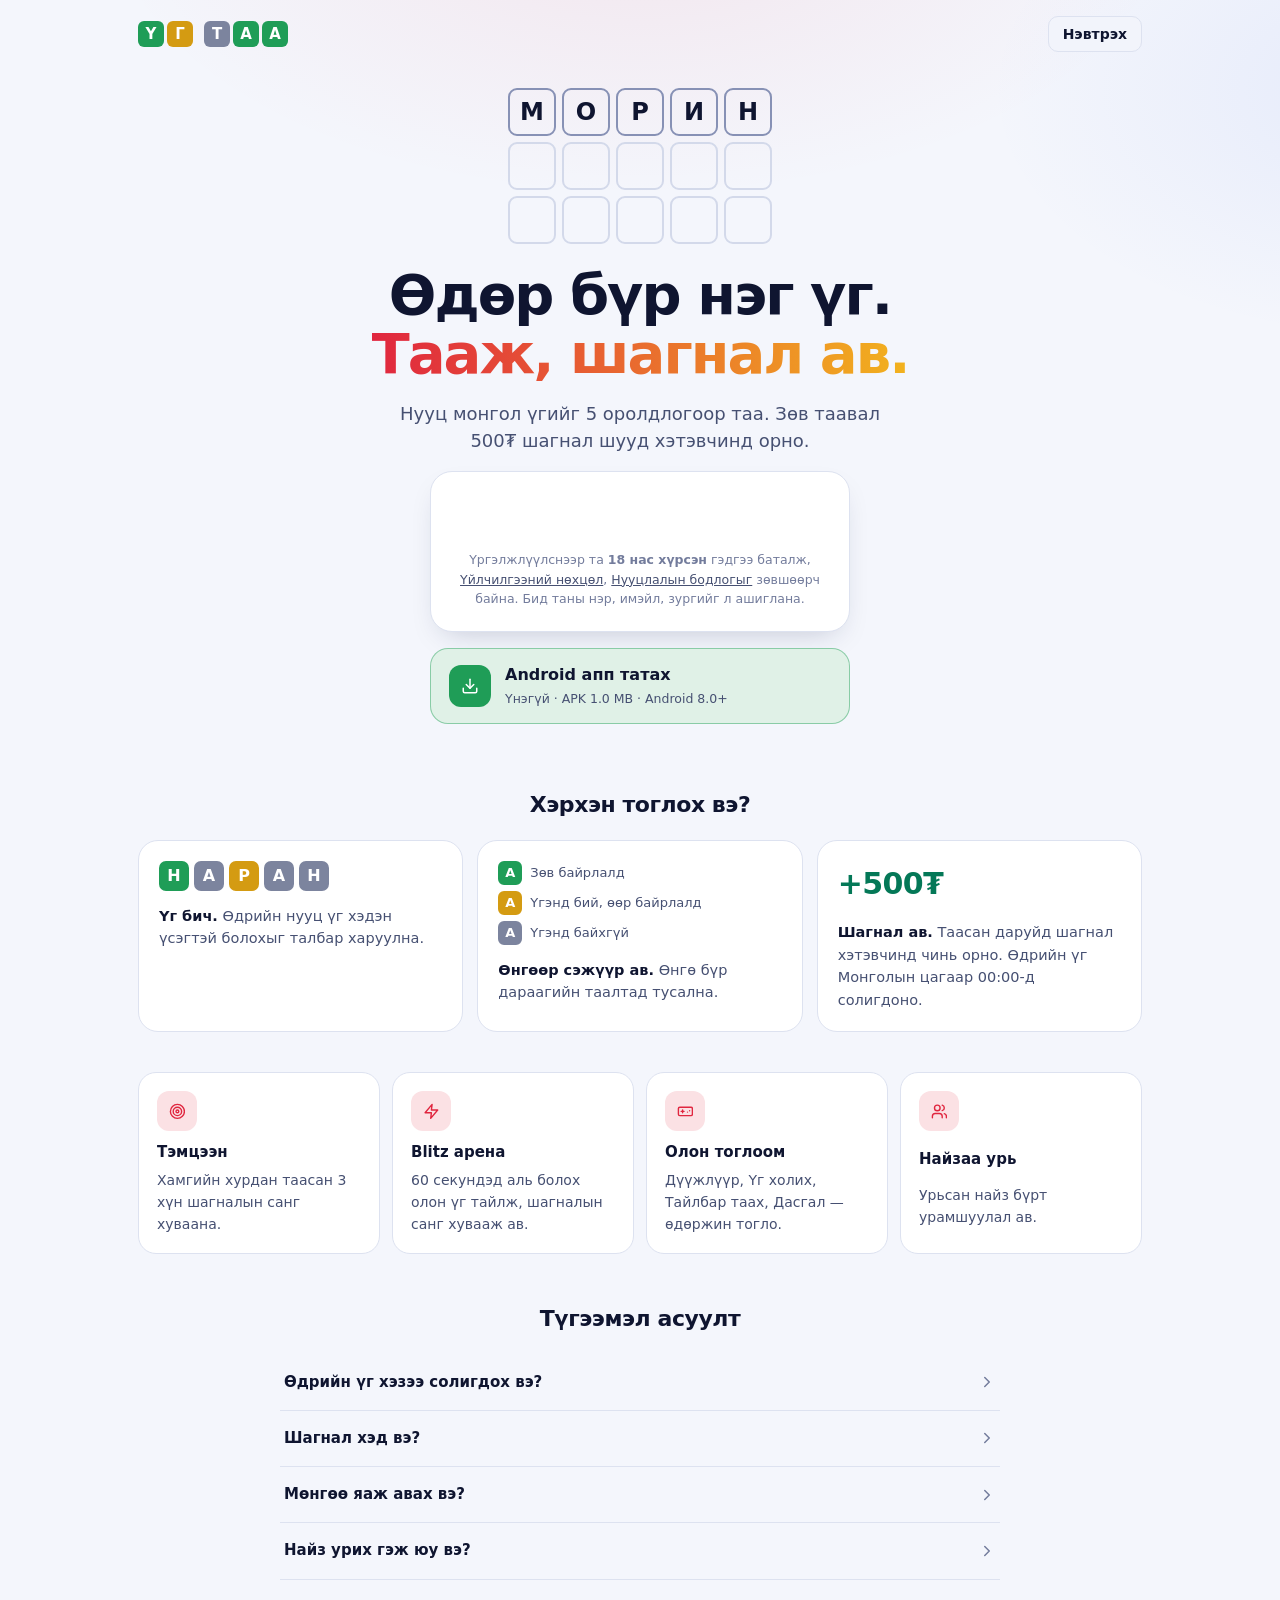
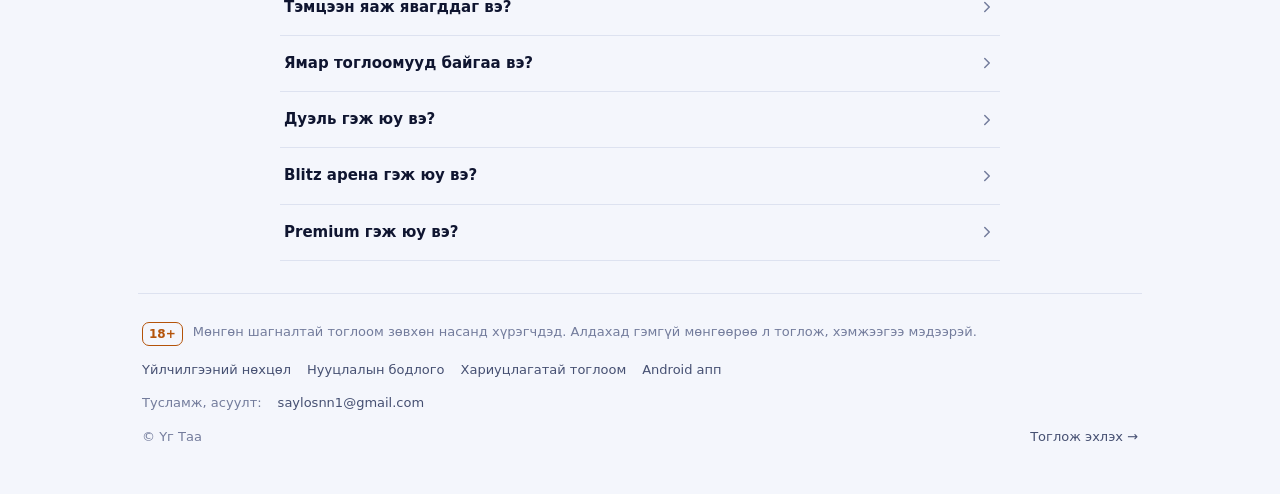
<file: index.html>
<!doctype html>
<html lang="mn">
<head>
  <meta charset="utf-8">
  <meta name="viewport" content="width=device-width, initial-scale=1, viewport-fit=cover">
  <title>Үг Таа — Өдөр бүр шинэ монгол үг</title>
  <meta name="description" content="Өдөр бүр нэг нууц монгол үгийг 5 оролдлогоор таа. Дүүжлүүр, Үг холих, Тайлбар таах, Blitz арена — мөнгөн шагнал, тэмцээн, найзуудтайгаа өрсөлдөөн.">
  <meta http-equiv="Content-Security-Policy" content="default-src 'self'; script-src 'self' 'sha256-nlS+d8KYnRBA+S2OJhZSYxseZldWnzMg7IrddpOJEwk=' https://accounts.google.com/gsi/client https://cdn.jsdelivr.net; style-src 'self' 'unsafe-inline' https://fonts.googleapis.com https://accounts.google.com/gsi/style; font-src 'self' https://fonts.gstatic.com; img-src 'self' data: blob: https:; connect-src 'self' https://accounts.google.com/gsi/; frame-src https://accounts.google.com/gsi/; worker-src 'self'; manifest-src 'self'; base-uri 'self'; form-action 'self'; object-src 'none'">
  <meta name="theme-color" content="#0a0f1f">
  <meta name="color-scheme" content="dark light">
  <meta name="apple-mobile-web-app-capable" content="yes">
  <meta name="mobile-web-app-capable" content="yes">
  <meta name="apple-mobile-web-app-status-bar-style" content="black-translucent">
  <meta name="apple-mobile-web-app-title" content="Үг Таа">
  <meta property="og:type" content="website">
  <meta property="og:title" content="Үг Таа — Өдөр бүр шинэ монгол үг">
  <meta property="og:description" content="Нууц үгийг 5 оролдлогоор тааж, мөнгөн шагнал ав. Найзуудтайгаа өрсөлд!">
  <meta property="og:url" content="https://vgtaa.vercel.app/">
  <meta property="og:image" content="https://vgtaa.vercel.app/icons/og.png">
  <meta property="og:image:type" content="image/png">
  <meta property="og:image:width" content="1200">
  <meta property="og:image:height" content="630">
  <meta property="og:site_name" content="Үг Таа">
  <meta property="og:locale" content="mn_MN">
  <meta name="twitter:card" content="summary_large_image">
  <meta name="twitter:title" content="Үг Таа — Өдөр бүр шинэ монгол үг">
  <meta name="twitter:description" content="Нууц үгийг 5 оролдлогоор тааж, мөнгөн шагнал ав. Найзуудтайгаа өрсөлд!">
  <meta name="twitter:image" content="https://vgtaa.vercel.app/icons/og.png">
  <link rel="canonical" href="https://vgtaa.vercel.app/">
  <link rel="manifest" href="manifest.webmanifest">
  <link rel="icon" href="icons/icon.svg" type="image/svg+xml">
  <link rel="apple-touch-icon" href="icons/apple-touch-icon.png">
  <link rel="preconnect" href="https://fonts.googleapis.com">
  <link rel="preconnect" href="https://fonts.gstatic.com" crossorigin>
  <link rel="stylesheet" href="https://fonts.googleapis.com/css2?family=Rubik:wght@400..800&display=swap">
  <link rel="stylesheet" href="index.css?v=7.7.1">
  <script>(function(){try{var p=JSON.parse(localStorage.getItem('ugtaa:prefs')||'{}'),d=document.documentElement;if(p.theme==='dark'||p.theme==='light')d.setAttribute('data-theme',p.theme);if(p.contrast)d.setAttribute('data-contrast','high');}catch(e){}})();</script>
</head>
<body>
  <a class="skip-link" href="#main">Үндсэн агуулга руу шилжих</a>

  <!-- ===== Ачаалж байна ===== -->
  <div class="splash" id="splash" aria-hidden="true">
    <div class="logo-tiles logo-lg">
      <span class="lt s-correct">Ү</span><span class="lt s-present">Г</span><span class="lt-gap"></span><span class="lt s-absent">Т</span><span class="lt s-correct">А</span><span class="lt s-correct">А</span>
    </div>
  </div>

  <!-- ===== Нүүр хуудас (нэвтрээгүй) ===== -->
  <div class="landing" id="landing" hidden>
    <header class="landing-top">
      <a class="brand" href="./" aria-label="Үг Таа">
        <span class="logo-tiles"><span class="lt s-correct">Ү</span><span class="lt s-present">Г</span><span class="lt-gap"></span><span class="lt s-absent">Т</span><span class="lt s-correct">А</span><span class="lt s-correct">А</span></span>
      </a>
      <a class="btn btn-ghost btn-sm" href="#login">Нэвтрэх</a>
    </header>

    <section class="hero">
      <div class="hero-board" id="hero-board" aria-hidden="true"></div>
      <h1 class="hero-title">Өдөр бүр нэг үг.<br><span class="accent-text">Тааж, шагнал ав.</span></h1>
      <p class="hero-sub" id="hero-sub">Нууц монгол үгийг 5 оролдлогоор таа. Зөв таавал мөнгөн шагнал шууд хэтэвчинд орно.</p>
      <div class="hero-live" id="hero-live" hidden></div>

      <div class="login-card" id="login">
        <div class="inapp-warning" id="inapp-warning" hidden></div>
        <div class="ref-note" id="ref-note" hidden></div>
        <div class="ref-note route-note" id="route-note" role="status" hidden></div>
        <div class="gsi-slot" id="gsi-btn" data-gsi></div>
        <p class="gsi-fallback" id="gsi-fallback" hidden>Google нэвтрэлт ачаалагдсангүй. Интернэтээ шалгаад <button type="button" class="link-btn" data-action="reload">дахин ачаалах</button>.</p>
        <p class="fine">Үргэлжлүүлснээр та <b>18 нас хүрсэн</b> гэдгээ баталж, <a href="terms.html">Үйлчилгээний нөхцөл</a>, <a href="privacy.html">Нууцлалын бодлогыг</a> зөвшөөрч байна. Бид таны нэр, имэйл, зургийг л ашиглана.</p>
      </div>

      <a class="app-dl" href="download/ugtaa.apk" download="UgTaa.apk" data-apk hidden>
        <span class="app-dl-ic" data-icon="download"></span>
        <span class="app-dl-t"><b>Android апп татах</b><small>Үнэгүй · APK 1.0 MB · Android 8.0+</small></span>
      </a>
    </section>

    <section class="how">
      <h2 class="section-h">Хэрхэн тоглох вэ?</h2>
      <ol class="steps">
        <li class="step">
          <div class="step-demo">
            <span class="tile mini" data-state="correct">Н</span><span class="tile mini" data-state="absent">А</span><span class="tile mini" data-state="present">Р</span><span class="tile mini" data-state="absent">А</span><span class="tile mini" data-state="absent">Н</span>
          </div>
          <div class="step-text"><b>Үг бич.</b> Өдрийн нууц үг хэдэн үсэгтэй болохыг талбар харуулна.</div>
        </li>
        <li class="step">
          <div class="step-legend">
            <span><span class="tile mini" data-state="correct">А</span> Зөв байрлалд</span>
            <span><span class="tile mini" data-state="present">А</span> Үгэнд бий, өөр байрлалд</span>
            <span><span class="tile mini" data-state="absent">А</span> Үгэнд байхгүй</span>
          </div>
          <div class="step-text"><b>Өнгөөр сэжүүр ав.</b> Өнгө бүр дараагийн таалтад тусална.</div>
        </li>
        <li class="step">
          <div class="step-reward" id="step-reward">+5,000₮</div>
          <div class="step-text"><b>Шагнал ав.</b> Таасан даруйд шагнал хэтэвчинд чинь орно. Өдрийн үг Монголын цагаар 00:00-д солигдоно.</div>
        </li>
      </ol>
    </section>

    <section class="features">
      <div class="feature"><div class="feature-ic" data-icon="target"></div><b>Тэмцээн</b><span>Хамгийн хурдан таасан 3 хүн шагналын санг хуваана.</span></div>
      <div class="feature"><div class="feature-ic" data-icon="zap"></div><b>Blitz арена</b><span>60 секундэд аль болох олон үг тайлж, шагналын санг хувааж ав.</span></div>
      <div class="feature"><div class="feature-ic" data-icon="gamepad"></div><b>Олон тоглоом</b><span>Дүүжлүүр, Үг холих, Тайлбар таах, Дасгал — өдөржин тогло.</span></div>
      <div class="feature"><div class="feature-ic" data-icon="users"></div><b>Найзаа урь</b><span>Урьсан найз бүрт урамшуулал ав.</span></div>
    </section>

    <section class="faq">
      <h2 class="section-h">Түгээмэл асуулт</h2>
      <div id="faq-list"></div>
    </section>

    <footer class="landing-foot">
      <div class="foot-age"><span class="age-badge">18+</span><span>Мөнгөн шагналтай тоглоом зөвхөн насанд хүрэгчдэд. Алдахад гэмгүй мөнгөөрөө л тоглож, хэмжээгээ мэдээрэй.</span></div>
      <nav class="foot-links" aria-label="Мэдээлэл">
        <a href="terms.html">Үйлчилгээний нөхцөл</a>
        <a href="privacy.html">Нууцлалын бодлого</a>
        <a href="terms.html#responsible">Хариуцлагатай тоглоом</a>
        <a href="download/ugtaa.apk" download="UgTaa.apk" data-apk hidden>Android апп</a>
      </nav>
      <div class="foot-contact">
        <span class="muted">Тусламж, асуулт:</span>
        <a id="foot-email" href="mailto:saylosnn1@gmail.com">saylosnn1@gmail.com</a>
        <a id="foot-fb" href="#" target="_blank" rel="noopener" hidden>Facebook</a>
      </div>
      <div class="foot-bottom"><span>© Үг Таа</span><a href="#login">Тоглож эхлэх →</a></div>
    </footer>
  </div>

  <!-- ===== Апп (нэвтэрсэн) ===== -->
  <div class="app" id="app" hidden>
    <header class="topbar">
      <a class="brand" href="#/play" aria-label="Үг Таа — өдрийн үг">
        <span class="logo-tiles"><span class="lt s-correct">Ү</span><span class="lt s-present">Г</span><span class="lt-gap"></span><span class="lt s-absent">Т</span><span class="lt s-correct">А</span><span class="lt s-correct">А</span></span>
      </a>
      <div class="topbar-actions">
        <button class="icon-btn" type="button" data-action="help" aria-label="Заавар" data-icon="help"></button>
        <button class="icon-btn" type="button" data-action="stats" aria-label="Статистик" data-icon="chart"></button>
        <button class="icon-btn" type="button" data-action="settings" aria-label="Тохиргоо" data-icon="sliders"></button>
        <a class="balance-pill" href="#/wallet" aria-label="Хэтэвч"><span id="balance">0</span><span class="cur">₮</span></a>
        <a class="topup-plus" href="#/topup" aria-label="Хэтэвч цэнэглэх" title="Хэтэвч цэнэглэх" data-icon="plus"></a>
      </div>
    </header>

    <main id="main" tabindex="-1">
      <section class="page page-play" id="page-play" hidden>
        <div class="play-head">
          <div class="play-title">
            <div class="play-mode" id="play-mode">Өдрийн үг</div>
            <div class="play-meta" id="play-meta">&nbsp;</div>
          </div>
          <div class="play-badges" id="play-badges"></div>
        </div>
        <div class="play-banner" id="play-banner" hidden></div>
        <div class="hint-strip" id="hint-strip" hidden></div>
        <div class="board-wrap" id="board-wrap">
          <div class="board" id="board" role="grid" aria-label="Тоглоомын талбар"></div>
        </div>
        <div class="play-foot" id="play-foot" hidden></div>
        <div class="keyboard" id="keyboard" role="group" aria-label="Монгол гар"></div>
      </section>

      <section class="page" id="page-archive" hidden></section>
      <section class="page" id="page-games" hidden></section>
      <section class="page page-mini" id="page-g" hidden></section>
      <section class="page" id="page-leaders" hidden></section>
      <section class="page" id="page-tournament" hidden></section>
      <section class="page" id="page-wallet" hidden></section>
      <section class="page" id="page-topup" hidden></section>
      <section class="page" id="page-profile" hidden></section>
      <section class="page" id="page-referral" hidden></section>
      <section class="page" id="page-premium" hidden></section>
      <section class="page page-wide" id="page-admin" hidden></section>
    </main>

    <nav class="tabbar" aria-label="Үндсэн цэс">
      <a class="tab" href="#/play" data-tab="play"><span data-icon="grid"></span><span>Тоглох</span></a>
      <a class="tab" href="#/games" data-tab="games"><span data-icon="gamepad"></span><span>Тоглоом</span></a>
      <a class="tab" href="#/tournament" data-tab="tournament"><span data-icon="target"></span><span>Тэмцээн</span></a>
      <a class="tab" href="#/wallet" data-tab="wallet"><span data-icon="wallet"></span><span>Хэтэвч</span></a>
      <a class="tab" href="#/profile" data-tab="profile"><span data-icon="user"></span><span>Би</span></a>
    </nav>
  </div>

  <div class="toasts" id="toasts" aria-live="polite" aria-atomic="false"></div>
  <div id="modal-root"></div>
  <div class="offline-bar" id="offline-bar" hidden>Интернэт холболт тасарлаа — дахин холбогдохыг хүлээж байна…</div>
  <canvas class="confetti" id="confetti" aria-hidden="true"></canvas>

  <noscript><div class="noscript">Үг Таа тоглохын тулд хөтчийнхөө JavaScript-ийг идэвхжүүлнэ үү.</div></noscript>

  <script src="https://accounts.google.com/gsi/client" async defer></script>
  <script src="index.js?v=7.7.1" defer></script>
</body>
</html>
</file>
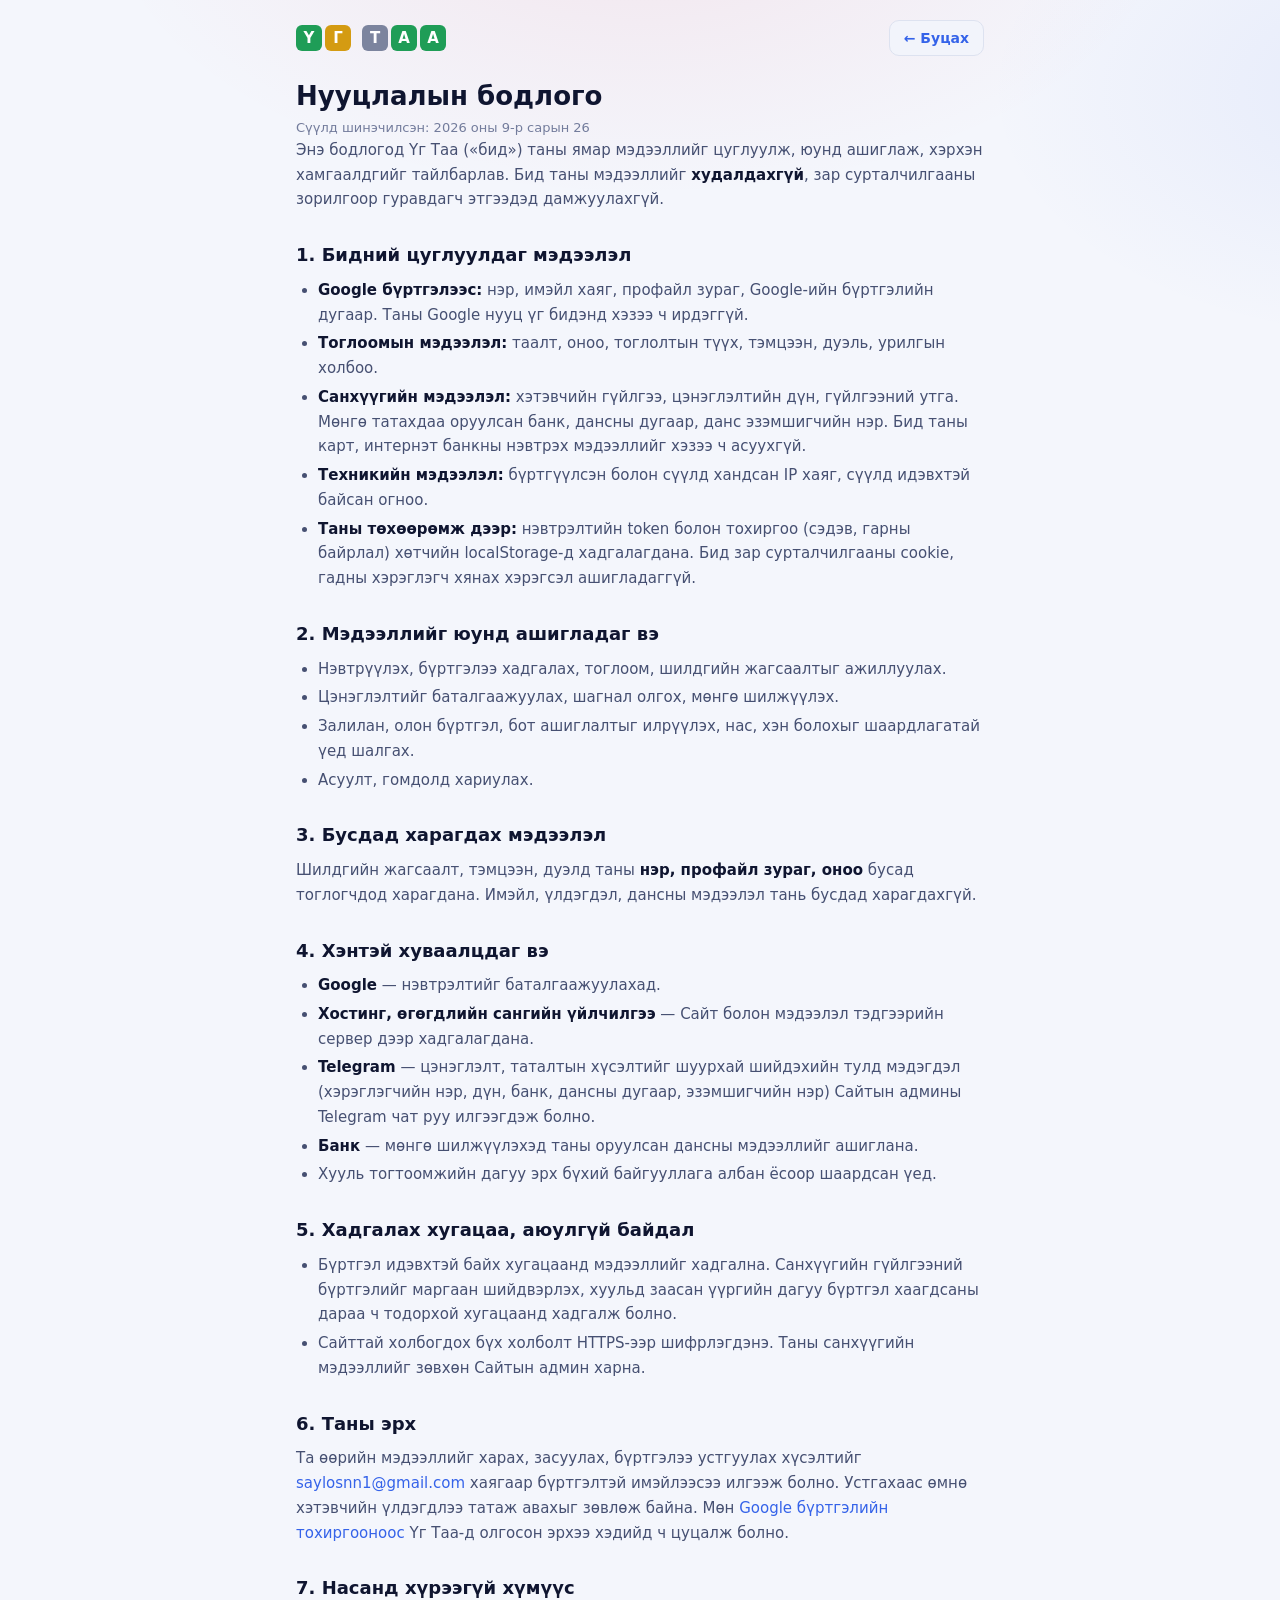
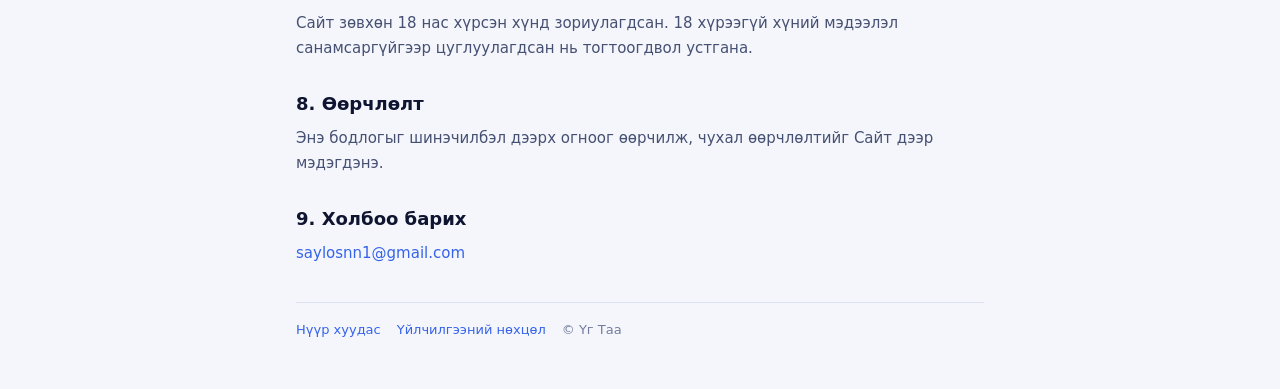
<file: privacy.html>
<!doctype html>
<html lang="mn">
<head>
  <meta charset="utf-8">
  <meta name="viewport" content="width=device-width, initial-scale=1, viewport-fit=cover">
  <title>Нууцлалын бодлого — Үг Таа</title>
  <meta name="description" content="Үг Таа ямар мэдээлэл цуглуулж, хэрхэн ашиглаж, хамгаалдаг тухай.">
  <meta http-equiv="Content-Security-Policy" content="default-src 'self'; script-src 'self'; style-src 'self' https://fonts.googleapis.com; font-src 'self' https://fonts.gstatic.com; img-src 'self' data:; connect-src 'self'; base-uri 'self'; form-action 'self'; object-src 'none'">
  <meta name="theme-color" content="#0a0f1f">
  <meta name="color-scheme" content="dark light">
  <link rel="canonical" href="https://vgtaa.vercel.app/privacy.html">
  <link rel="icon" href="icons/icon.svg" type="image/svg+xml">
  <link rel="stylesheet" href="https://fonts.googleapis.com/css2?family=Rubik:wght@400..800&display=swap">
  <link rel="stylesheet" href="index.css?v=7.7.1">
  <script src="legal.js?v=7.7.1" defer></script>
</head>
<body>
  <main class="legal">
    <header class="legal-top">
      <a class="brand" href="./" aria-label="Үг Таа — нүүр хуудас">
        <span class="logo-tiles"><span class="lt s-correct">Ү</span><span class="lt s-present">Г</span><span class="lt-gap"></span><span class="lt s-absent">Т</span><span class="lt s-correct">А</span><span class="lt s-correct">А</span></span>
      </a>
      <a class="btn btn-ghost btn-sm" href="./">← Буцах</a>
    </header>

    <h1>Нууцлалын бодлого</h1>
    <p class="updated">Сүүлд шинэчилсэн: 2026 оны 9-р сарын 26</p>

    <p>Энэ бодлогод Үг Таа («бид») таны ямар мэдээллийг цуглуулж, юунд ашиглаж, хэрхэн хамгаалдгийг тайлбарлав. Бид таны мэдээллийг <b>худалдахгүй</b>, зар сурталчилгааны зорилгоор гуравдагч этгээдэд дамжуулахгүй.</p>

    <h2 id="collect">1. Бидний цуглуулдаг мэдээлэл</h2>
    <ul>
      <li><b>Google бүртгэлээс:</b> нэр, имэйл хаяг, профайл зураг, Google-ийн бүртгэлийн дугаар. Таны Google нууц үг бидэнд хэзээ ч ирдэггүй.</li>
      <li><b>Тоглоомын мэдээлэл:</b> таалт, оноо, тоглолтын түүх, тэмцээн, дуэль, урилгын холбоо.</li>
      <li><b>Санхүүгийн мэдээлэл:</b> хэтэвчийн гүйлгээ, цэнэглэлтийн дүн, гүйлгээний утга. Мөнгө татахдаа оруулсан банк, дансны дугаар, данс эзэмшигчийн нэр. Бид таны карт, интернэт банкны нэвтрэх мэдээллийг хэзээ ч асуухгүй.</li>
      <li><b>Техникийн мэдээлэл:</b> бүртгүүлсэн болон сүүлд хандсан IP хаяг, сүүлд идэвхтэй байсан огноо.</li>
      <li><b>Таны төхөөрөмж дээр:</b> нэвтрэлтийн token болон тохиргоо (сэдэв, гарны байрлал) хөтчийн localStorage-д хадгалагдана. Бид зар сурталчилгааны cookie, гадны хэрэглэгч хянах хэрэгсэл ашигладаггүй.</li>
    </ul>

    <h2 id="use">2. Мэдээллийг юунд ашигладаг вэ</h2>
    <ul>
      <li>Нэвтрүүлэх, бүртгэлээ хадгалах, тоглоом, шилдгийн жагсаалтыг ажиллуулах.</li>
      <li>Цэнэглэлтийг баталгаажуулах, шагнал олгох, мөнгө шилжүүлэх.</li>
      <li>Залилан, олон бүртгэл, бот ашиглалтыг илрүүлэх, нас, хэн болохыг шаардлагатай үед шалгах.</li>
      <li>Асуулт, гомдолд хариулах.</li>
    </ul>

    <h2 id="public">3. Бусдад харагдах мэдээлэл</h2>
    <p>Шилдгийн жагсаалт, тэмцээн, дуэлд таны <b>нэр, профайл зураг, оноо</b> бусад тоглогчдод харагдана. Имэйл, үлдэгдэл, дансны мэдээлэл тань бусдад харагдахгүй.</p>

    <h2 id="share">4. Хэнтэй хуваалцдаг вэ</h2>
    <ul>
      <li><b>Google</b> — нэвтрэлтийг баталгаажуулахад.</li>
      <li><b>Хостинг, өгөгдлийн сангийн үйлчилгээ</b> — Сайт болон мэдээлэл тэдгээрийн сервер дээр хадгалагдана.</li>
      <li><b>Telegram</b> — цэнэглэлт, таталтын хүсэлтийг шуурхай шийдэхийн тулд мэдэгдэл (хэрэглэгчийн нэр, дүн, банк, дансны дугаар, эзэмшигчийн нэр) Сайтын админы Telegram чат руу илгээгдэж болно.</li>
      <li><b>Банк</b> — мөнгө шилжүүлэхэд таны оруулсан дансны мэдээллийг ашиглана.</li>
      <li>Хууль тогтоомжийн дагуу эрх бүхий байгууллага албан ёсоор шаардсан үед.</li>
    </ul>

    <h2 id="keep">5. Хадгалах хугацаа, аюулгүй байдал</h2>
    <ul>
      <li>Бүртгэл идэвхтэй байх хугацаанд мэдээллийг хадгална. Санхүүгийн гүйлгээний бүртгэлийг маргаан шийдвэрлэх, хуульд заасан үүргийн дагуу бүртгэл хаагдсаны дараа ч тодорхой хугацаанд хадгалж болно.</li>
      <li>Сайттай холбогдох бүх холболт HTTPS-ээр шифрлэгдэнэ. Таны санхүүгийн мэдээллийг зөвхөн Сайтын админ харна.</li>
    </ul>

    <h2 id="rights">6. Таны эрх</h2>
    <p>Та өөрийн мэдээллийг харах, засуулах, бүртгэлээ устгуулах хүсэлтийг <a data-support-email href="mailto:saylosnn1@gmail.com">saylosnn1@gmail.com</a> хаягаар бүртгэлтэй имэйлээсээ илгээж болно. Устгахаас өмнө хэтэвчийн үлдэгдлээ татаж авахыг зөвлөж байна. Мөн <a href="https://myaccount.google.com/permissions" target="_blank" rel="noopener">Google бүртгэлийн тохиргооноос</a> Үг Таа-д олгосон эрхээ хэдийд ч цуцалж болно.</p>

    <h2 id="minors">7. Насанд хүрээгүй хүмүүс</h2>
    <p>Сайт зөвхөн 18 нас хүрсэн хүнд зориулагдсан. 18 хүрээгүй хүний мэдээлэл санамсаргүйгээр цуглуулагдсан нь тогтоогдвол устгана.</p>

    <h2 id="changes">8. Өөрчлөлт</h2>
    <p>Энэ бодлогыг шинэчилбэл дээрх огноог өөрчилж, чухал өөрчлөлтийг Сайт дээр мэдэгдэнэ.</p>

    <h2 id="contact">9. Холбоо барих</h2>
    <p><a data-support-email href="mailto:saylosnn1@gmail.com">saylosnn1@gmail.com</a><a data-support-fb href="#" target="_blank" rel="noopener" hidden> · Facebook</a></p>

    <nav class="legal-foot" aria-label="Мэдээлэл">
      <a href="./">Нүүр хуудас</a>
      <a href="terms.html">Үйлчилгээний нөхцөл</a>
      <span class="muted">© Үг Таа</span>
    </nav>
  </main>
</body>
</html>
</file>
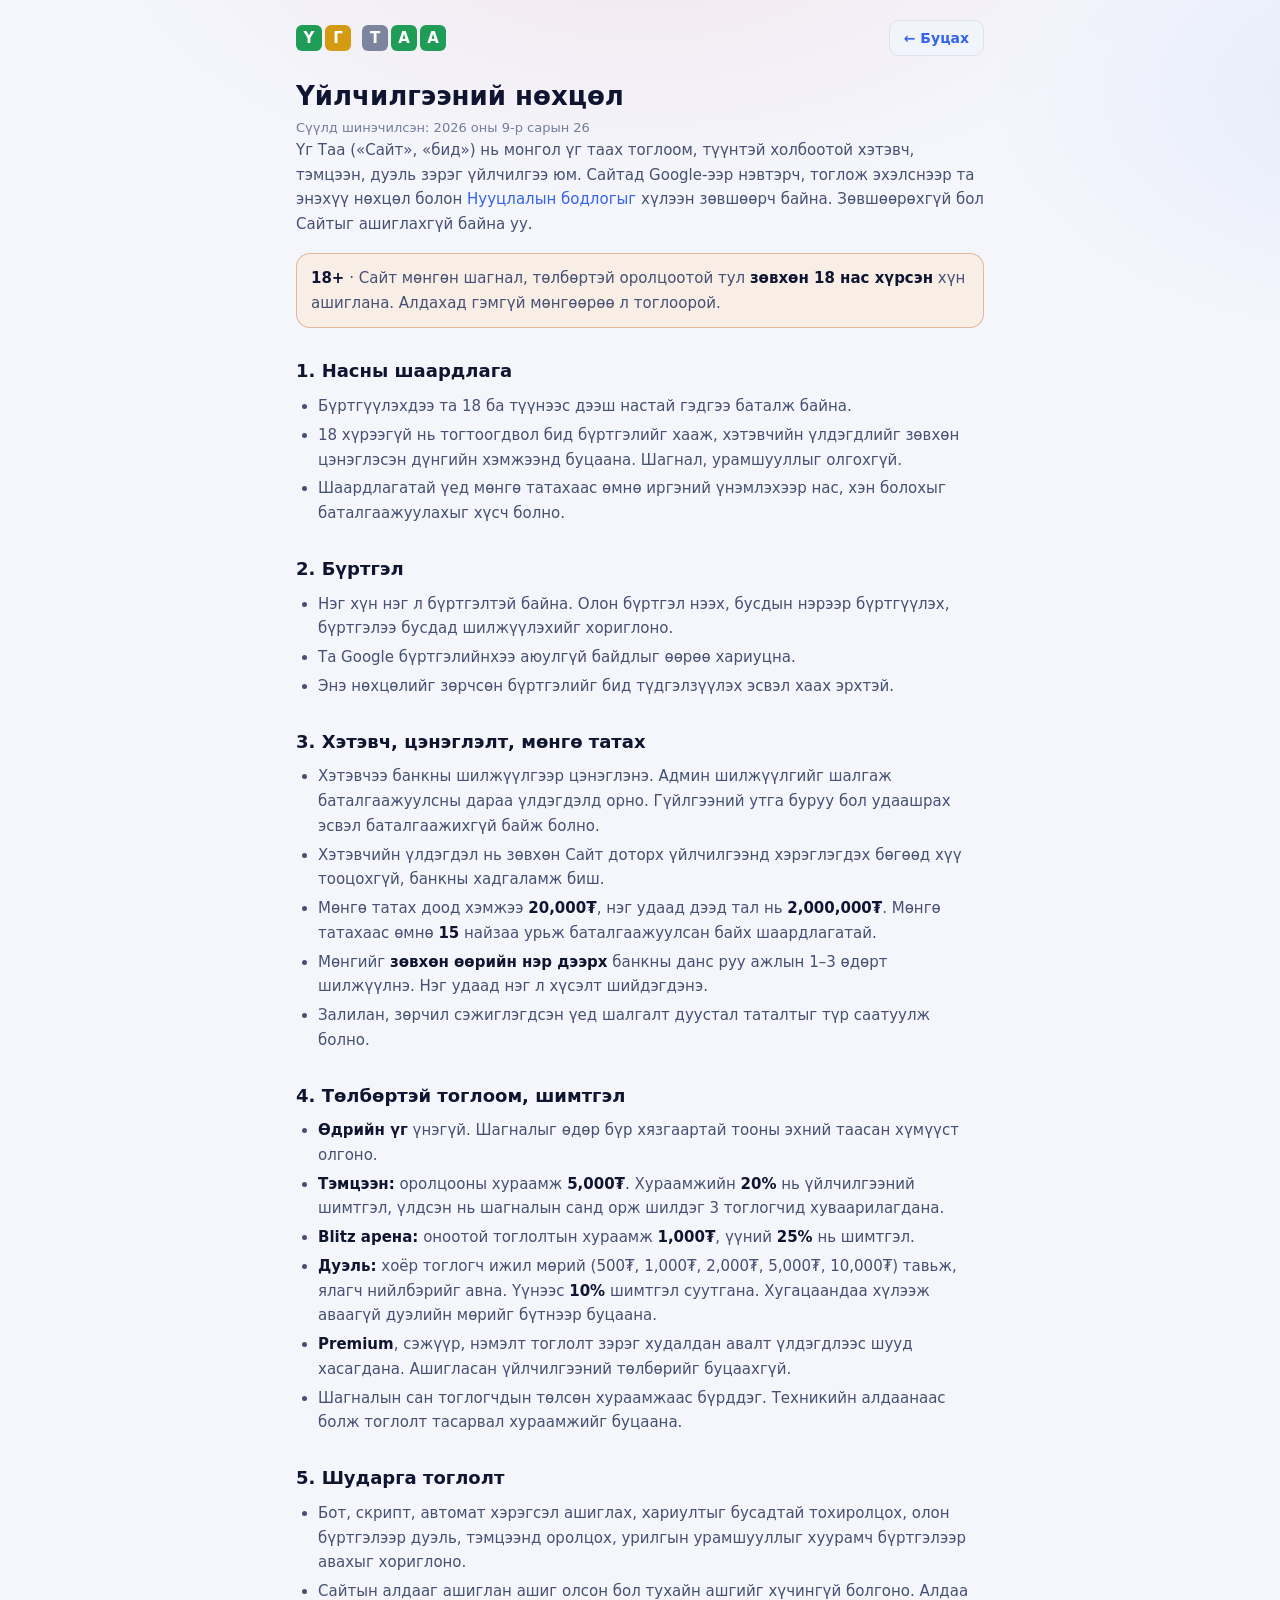
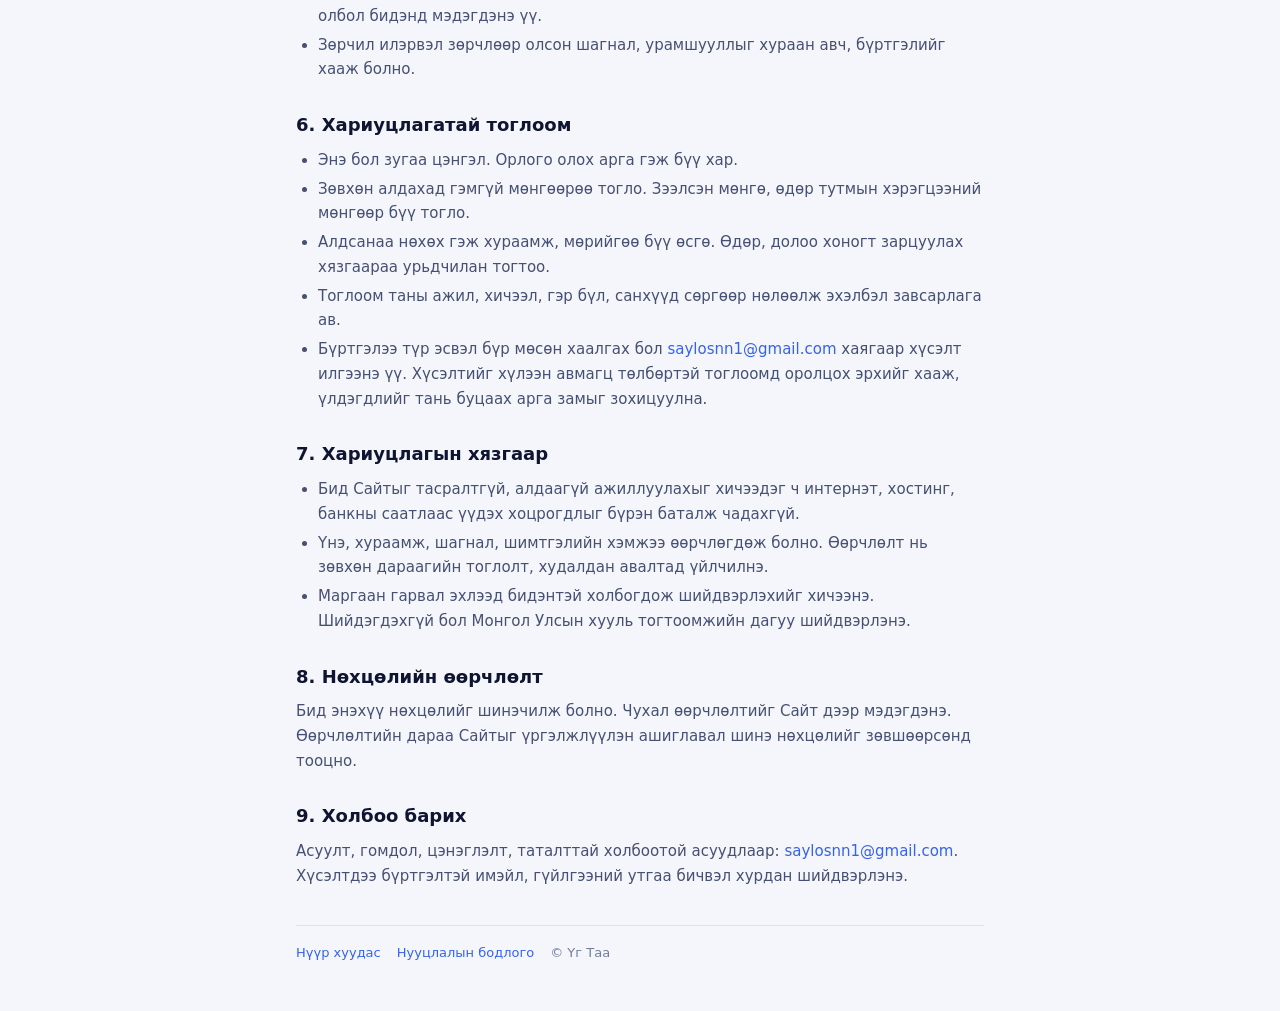
<file: terms.html>
<!doctype html>
<html lang="mn">
<head>
  <meta charset="utf-8">
  <meta name="viewport" content="width=device-width, initial-scale=1, viewport-fit=cover">
  <title>Үйлчилгээний нөхцөл — Үг Таа</title>
  <meta name="description" content="Үг Таа тоглоомын үйлчилгээний нөхцөл: насны шаардлага, хэтэвч, төлбөртэй тоглоом, шударга тоглолт, хариуцлагатай тоглоом.">
  <meta http-equiv="Content-Security-Policy" content="default-src 'self'; script-src 'self'; style-src 'self' https://fonts.googleapis.com; font-src 'self' https://fonts.gstatic.com; img-src 'self' data:; connect-src 'self'; base-uri 'self'; form-action 'self'; object-src 'none'">
  <meta name="theme-color" content="#0a0f1f">
  <meta name="color-scheme" content="dark light">
  <link rel="canonical" href="https://vgtaa.vercel.app/terms.html">
  <link rel="icon" href="icons/icon.svg" type="image/svg+xml">
  <link rel="stylesheet" href="https://fonts.googleapis.com/css2?family=Rubik:wght@400..800&display=swap">
  <link rel="stylesheet" href="index.css?v=7.7.1">
  <script src="legal.js?v=7.7.1" defer></script>
</head>
<body>
  <main class="legal">
    <header class="legal-top">
      <a class="brand" href="./" aria-label="Үг Таа — нүүр хуудас">
        <span class="logo-tiles"><span class="lt s-correct">Ү</span><span class="lt s-present">Г</span><span class="lt-gap"></span><span class="lt s-absent">Т</span><span class="lt s-correct">А</span><span class="lt s-correct">А</span></span>
      </a>
      <a class="btn btn-ghost btn-sm" href="./">← Буцах</a>
    </header>

    <h1>Үйлчилгээний нөхцөл</h1>
    <p class="updated">Сүүлд шинэчилсэн: 2026 оны 9-р сарын 26</p>

    <p>Үг Таа («Сайт», «бид») нь монгол үг таах тоглоом, түүнтэй холбоотой хэтэвч, тэмцээн, дуэль зэрэг үйлчилгээ юм. Сайтад Google-ээр нэвтэрч, тоглож эхэлснээр та энэхүү нөхцөл болон <a href="privacy.html">Нууцлалын бодлогыг</a> хүлээн зөвшөөрч байна. Зөвшөөрөхгүй бол Сайтыг ашиглахгүй байна уу.</p>

    <div class="callout"><b>18+</b> · Сайт мөнгөн шагнал, төлбөртэй оролцоотой тул <b>зөвхөн 18 нас хүрсэн</b> хүн ашиглана. Алдахад гэмгүй мөнгөөрөө л тоглоорой.</div>

    <h2 id="age">1. Насны шаардлага</h2>
    <ul>
      <li>Бүртгүүлэхдээ та 18 ба түүнээс дээш настай гэдгээ баталж байна.</li>
      <li>18 хүрээгүй нь тогтоогдвол бид бүртгэлийг хааж, хэтэвчийн үлдэгдлийг зөвхөн цэнэглэсэн дүнгийн хэмжээнд буцаана. Шагнал, урамшууллыг олгохгүй.</li>
      <li>Шаардлагатай үед мөнгө татахаас өмнө иргэний үнэмлэхээр нас, хэн болохыг баталгаажуулахыг хүсч болно.</li>
    </ul>

    <h2 id="account">2. Бүртгэл</h2>
    <ul>
      <li>Нэг хүн нэг л бүртгэлтэй байна. Олон бүртгэл нээх, бусдын нэрээр бүртгүүлэх, бүртгэлээ бусдад шилжүүлэхийг хориглоно.</li>
      <li>Та Google бүртгэлийнхээ аюулгүй байдлыг өөрөө хариуцна.</li>
      <li>Энэ нөхцөлийг зөрчсөн бүртгэлийг бид түдгэлзүүлэх эсвэл хаах эрхтэй.</li>
    </ul>

    <h2 id="wallet">3. Хэтэвч, цэнэглэлт, мөнгө татах</h2>
    <ul>
      <li>Хэтэвчээ банкны шилжүүлгээр цэнэглэнэ. Админ шилжүүлгийг шалгаж баталгаажуулсны дараа үлдэгдэлд орно. Гүйлгээний утга буруу бол удаашрах эсвэл баталгаажихгүй байж болно.</li>
      <li>Хэтэвчийн үлдэгдэл нь зөвхөн Сайт доторх үйлчилгээнд хэрэглэгдэх бөгөөд хүү тооцохгүй, банкны хадгаламж биш.</li>
      <li>Мөнгө татах доод хэмжээ <b data-cfg="min_withdrawal" data-fmt="money">20,000₮</b>, нэг удаад дээд тал нь <b data-cfg="max_withdrawal" data-fmt="money">2,000,000₮</b>. Мөнгө татахаас өмнө <b data-cfg="referral_unlock">15</b> найзаа урьж баталгаажуулсан байх шаардлагатай.</li>
      <li>Мөнгийг <b>зөвхөн өөрийн нэр дээрх</b> банкны данс руу ажлын 1–3 өдөрт шилжүүлнэ. Нэг удаад нэг л хүсэлт шийдэгдэнэ.</li>
      <li>Залилан, зөрчил сэжиглэгдсэн үед шалгалт дуустал таталтыг түр саатуулж болно.</li>
    </ul>

    <h2 id="paid">4. Төлбөртэй тоглоом, шимтгэл</h2>
    <ul>
      <li><b>Өдрийн үг</b> үнэгүй. Шагналыг өдөр бүр хязгаартай тооны эхний таасан хүмүүст олгоно.</li>
      <li><b>Тэмцээн:</b> оролцооны хураамж <b data-cfg="tournament_fee" data-fmt="money">5,000₮</b>. Хураамжийн <b data-cfg="tournament_rake" data-fmt="pct">20%</b> нь үйлчилгээний шимтгэл, үлдсэн нь шагналын санд орж шилдэг 3 тоглогчид хуваарилагдана.</li>
      <li><b>Blitz арена:</b> оноотой тоглолтын хураамж <b data-cfg="blitz_fee" data-fmt="money">1,000₮</b>, үүний <b data-cfg="blitz_rake" data-fmt="pct">25%</b> нь шимтгэл.</li>
      <li><b>Дуэль:</b> хоёр тоглогч ижил мөрий (<span data-cfg="duel_stakes" data-fmt="list">500₮, 1,000₮, 2,000₮, 5,000₮, 10,000₮</span>) тавьж, ялагч нийлбэрийг авна. Үүнээс <b data-cfg="duel_rake" data-fmt="pct">10%</b> шимтгэл суутгана. Хугацаандаа хүлээж аваагүй дуэлийн мөрийг бүтнээр буцаана.</li>
      <li><b>Premium</b>, сэжүүр, нэмэлт тоглолт зэрэг худалдан авалт үлдэгдлээс шууд хасагдана. Ашигласан үйлчилгээний төлбөрийг буцаахгүй.</li>
      <li>Шагналын сан тоглогчдын төлсөн хураамжаас бүрддэг. Техникийн алдаанаас болж тоглолт тасарвал хураамжийг буцаана.</li>
    </ul>

    <h2 id="fair">5. Шударга тоглолт</h2>
    <ul>
      <li>Бот, скрипт, автомат хэрэгсэл ашиглах, хариултыг бусадтай тохиролцох, олон бүртгэлээр дуэль, тэмцээнд оролцох, урилгын урамшууллыг хуурамч бүртгэлээр авахыг хориглоно.</li>
      <li>Сайтын алдааг ашиглан ашиг олсон бол тухайн ашгийг хүчингүй болгоно. Алдаа олбол бидэнд мэдэгдэнэ үү.</li>
      <li>Зөрчил илэрвэл зөрчлөөр олсон шагнал, урамшууллыг хураан авч, бүртгэлийг хааж болно.</li>
    </ul>

    <h2 id="responsible">6. Хариуцлагатай тоглоом</h2>
    <ul>
      <li>Энэ бол зугаа цэнгэл. Орлого олох арга гэж бүү хар.</li>
      <li>Зөвхөн алдахад гэмгүй мөнгөөрөө тогло. Зээлсэн мөнгө, өдөр тутмын хэрэгцээний мөнгөөр бүү тогло.</li>
      <li>Алдсанаа нөхөх гэж хураамж, мөрийгөө бүү өсгө. Өдөр, долоо хоногт зарцуулах хязгаараа урьдчилан тогтоо.</li>
      <li>Тоглоом таны ажил, хичээл, гэр бүл, санхүүд сөргөөр нөлөөлж эхэлбэл завсарлага ав.</li>
      <li>Бүртгэлээ түр эсвэл бүр мөсөн хаалгах бол <a data-support-email href="mailto:saylosnn1@gmail.com">saylosnn1@gmail.com</a> хаягаар хүсэлт илгээнэ үү. Хүсэлтийг хүлээн авмагц төлбөртэй тоглоомд оролцох эрхийг хааж, үлдэгдлийг тань буцаах арга замыг зохицуулна.</li>
    </ul>

    <h2 id="liability">7. Хариуцлагын хязгаар</h2>
    <ul>
      <li>Бид Сайтыг тасралтгүй, алдаагүй ажиллуулахыг хичээдэг ч интернэт, хостинг, банкны саатлаас үүдэх хоцрогдлыг бүрэн баталж чадахгүй.</li>
      <li>Үнэ, хураамж, шагнал, шимтгэлийн хэмжээ өөрчлөгдөж болно. Өөрчлөлт нь зөвхөн дараагийн тоглолт, худалдан авалтад үйлчилнэ.</li>
      <li>Маргаан гарвал эхлээд бидэнтэй холбогдож шийдвэрлэхийг хичээнэ. Шийдэгдэхгүй бол Монгол Улсын хууль тогтоомжийн дагуу шийдвэрлэнэ.</li>
    </ul>

    <h2 id="changes">8. Нөхцөлийн өөрчлөлт</h2>
    <p>Бид энэхүү нөхцөлийг шинэчилж болно. Чухал өөрчлөлтийг Сайт дээр мэдэгдэнэ. Өөрчлөлтийн дараа Сайтыг үргэлжлүүлэн ашиглавал шинэ нөхцөлийг зөвшөөрсөнд тооцно.</p>

    <h2 id="contact">9. Холбоо барих</h2>
    <p>Асуулт, гомдол, цэнэглэлт, таталттай холбоотой асуудлаар: <a data-support-email href="mailto:saylosnn1@gmail.com">saylosnn1@gmail.com</a><a data-support-fb href="#" target="_blank" rel="noopener" hidden> · Facebook</a>. Хүсэлтдээ бүртгэлтэй имэйл, гүйлгээний утгаа бичвэл хурдан шийдвэрлэнэ.</p>

    <nav class="legal-foot" aria-label="Мэдээлэл">
      <a href="./">Нүүр хуудас</a>
      <a href="privacy.html">Нууцлалын бодлого</a>
      <span class="muted">© Үг Таа</span>
    </nav>
  </main>
</body>
</html>
</file>
<file: index.css>
/* ============================================================
   Үг Таа — index.css v6
   Дизайны токенууд → суурь → бүрэлдэхүүн → хуудсууд
   ============================================================ */

/* ── 1. Токенууд ─────────────────────────────────────────── */
:root {
  --font: 'Rubik', system-ui, -apple-system, 'Segoe UI', Roboto, 'Noto Sans', sans-serif;
  --mono: ui-monospace, 'SF Mono', 'Cascadia Mono', Menlo, Consolas, monospace;

  --bg: #0a0f1f;
  --bg-soft: #0e1530;
  --surface: #131b36;
  --surface-2: #1a2447;
  --surface-3: #222e59;
  --line: #243060;
  --line-strong: #34427a;
  --text: #eef1fb;
  --text-2: #aeb7d8;
  --text-3: #7883ab;

  --accent: #ef3e55;
  --accent-hover: #ff566b;
  --gold: #f6bd3a;
  --gold-text: #f6bd3a;
  --blue: #6b93ff;
  --good: #34d399;
  --warn: #fbbf24;
  --bad: #fb7185;

  --correct: #22a45d;
  --present: #dba21f;
  --absent: #2b3558;
  --tile-ink: #ffffff;
  --tile-line: #2b3868;
  --tile-line-strong: #5d6ca8;
  --key-bg: #283361;
  --key-ink: #eef1fb;
  --absent-key-ink: rgba(238, 241, 251, .5);
  --bar: #56628f;

  --radius: 16px;
  --radius-sm: 10px;
  --shadow: 0 12px 32px -12px rgba(0, 0, 0, .55);
  --glow: radial-gradient(900px 480px at 50% -10%, rgba(239, 62, 85, .16), transparent 60%),
          radial-gradient(700px 420px at 110% 10%, rgba(107, 147, 255, .14), transparent 60%);

  --topbar-h: 56px;
  --tabbar-h: 62px;
  --tabbar-gap: 0px;
  --safe-b: env(safe-area-inset-bottom, 0px);
  --maxw: 560px;
  color-scheme: dark;
}

@media (prefers-color-scheme: light) {
  :root:not([data-theme="dark"]) {
    --bg: #f4f6fc; --bg-soft: #eaeef9; --surface: #ffffff; --surface-2: #f2f4fb; --surface-3: #e6eaf6;
    --line: #dde2f0; --line-strong: #c2cae1; --text: #0f1530; --text-2: #465072; --text-3: #737c9c;
    --accent: #e0263f; --accent-hover: #c91c34; --gold: #f2b21e; --gold-text: #9a6700; --blue: #3563e9;
    --good: #047857; --warn: #b45309; --bad: #e11d48;
    --correct: #1f9d57; --present: #d49b12; --absent: #7c849e; --tile-line: #d3d9ea; --tile-line-strong: #8791b5;
    --key-bg: #dfe4f2; --key-ink: #0f1530; --absent-key-ink: #ffffff; --bar: #a7afc8;
    --shadow: 0 12px 30px -14px rgba(20, 30, 70, .25);
    --glow: radial-gradient(900px 480px at 50% -10%, rgba(224, 38, 63, .08), transparent 60%),
            radial-gradient(700px 420px at 110% 10%, rgba(53, 99, 233, .08), transparent 60%);
    color-scheme: light;
  }
}
:root[data-theme="light"] {
  --bg: #f4f6fc; --bg-soft: #eaeef9; --surface: #ffffff; --surface-2: #f2f4fb; --surface-3: #e6eaf6;
  --line: #dde2f0; --line-strong: #c2cae1; --text: #0f1530; --text-2: #465072; --text-3: #737c9c;
  --accent: #e0263f; --accent-hover: #c91c34; --gold: #f2b21e; --gold-text: #9a6700; --blue: #3563e9;
  --good: #047857; --warn: #b45309; --bad: #e11d48;
  --correct: #1f9d57; --present: #d49b12; --absent: #7c849e; --tile-line: #d3d9ea; --tile-line-strong: #8791b5;
  --key-bg: #dfe4f2; --key-ink: #0f1530; --absent-key-ink: #ffffff; --bar: #a7afc8;
  --shadow: 0 12px 30px -14px rgba(20, 30, 70, .25);
  --glow: radial-gradient(900px 480px at 50% -10%, rgba(224, 38, 63, .08), transparent 60%),
          radial-gradient(700px 420px at 110% 10%, rgba(53, 99, 233, .08), transparent 60%);
  color-scheme: light;
}
/* Өнгө ялгах горим (улбар шар / цэнхэр) */
:root[data-contrast="high"] { --correct: #f5793a; --present: #3ea0f7; }

/* ── 2. Суурь ────────────────────────────────────────────── */
*, *::before, *::after { box-sizing: border-box; }
* { margin: 0; }
html { -webkit-text-size-adjust: 100%; -webkit-tap-highlight-color: transparent; }
body {
  font: 400 15px/1.55 var(--font);
  color: var(--text);
  background: var(--glow), var(--bg);
  background-attachment: fixed;
  min-height: 100vh;
  min-height: 100dvh;
  -webkit-font-smoothing: antialiased;
  overflow-x: hidden;
}
body.has-modal { overflow: hidden; }
a { color: inherit; text-decoration: none; }
button, input, select, textarea { font: inherit; color: inherit; }
button { cursor: pointer; background: none; border: 0; padding: 0; }
button:disabled { cursor: not-allowed; }
img, svg { display: block; max-width: 100%; }
[hidden] { display: none !important; }
:focus-visible { outline: 2px solid var(--blue); outline-offset: 2px; border-radius: 6px; }
::selection { background: color-mix(in srgb, var(--accent) 35%, transparent); }

.i { width: 1.2em; height: 1.2em; flex: none; fill: none; stroke: currentColor; stroke-width: 2; stroke-linecap: round; stroke-linejoin: round; }
.i.gold { color: var(--gold-text); width: 1em; height: 1em; display: inline-block; vertical-align: -2px; }
.muted { color: var(--text-3); }
.small { font-size: 13px; }
.center { text-align: center; }
.mono { font-family: var(--mono); font-variant-numeric: tabular-nums; letter-spacing: .02em; }
.pos { color: var(--good); }
.gold { color: var(--gold-text); }
.sr-only { position: absolute; width: 1px; height: 1px; overflow: hidden; clip: rect(0 0 0 0); white-space: nowrap; }

.skip-link { position: absolute; left: 12px; top: -48px; z-index: 100; background: var(--accent); color: #fff; padding: 8px 14px; border-radius: 10px; }
.skip-link:focus { top: 12px; }
.noscript { padding: 40px 20px; text-align: center; }

/* ── 3. Лого (үсгийн нүд) ────────────────────────────────── */
.logo-tiles { display: inline-flex; align-items: center; gap: 3px; }
.lt {
  width: 26px; height: 26px; border-radius: 6px; display: grid; place-items: center;
  font: 800 15px/1 var(--font); color: #fff; letter-spacing: 0;
}
.lt-gap { width: 5px; }
.lt.s-correct { background: var(--correct); }
.lt.s-present { background: var(--present); }
.lt.s-absent { background: var(--absent); }
.logo-lg .lt { width: 52px; height: 52px; border-radius: 11px; font-size: 30px; }
.logo-lg .lt-gap { width: 10px; }
.logo-lg { gap: 6px; }

.splash {
  position: fixed; inset: 0; z-index: 200; display: grid; place-items: center;
  background: var(--glow), var(--bg); transition: opacity .25s ease, visibility .25s;
}
.splash .lt { animation: splash-in .4s cubic-bezier(.2, .8, .3, 1.3) both; }
.splash .lt:nth-child(2) { animation-delay: .04s; }
.splash .lt:nth-child(4) { animation-delay: .08s; }
.splash .lt:nth-child(5) { animation-delay: .12s; }
.splash .lt:nth-child(6) { animation-delay: .16s; }
.splash.hide { opacity: 0; visibility: hidden; }
@keyframes splash-in { from { transform: scale(.4) rotateX(80deg); opacity: 0; } to { transform: none; opacity: 1; } }

/* ── 4. Товч ─────────────────────────────────────────────── */
.btn {
  display: inline-flex; align-items: center; justify-content: center; gap: 8px;
  height: 44px; padding: 0 18px; border-radius: 12px; border: 1px solid transparent;
  font: 600 15px/1 var(--font); white-space: nowrap; user-select: none;
  transition: transform .12s ease, background-color .15s ease, box-shadow .15s ease, opacity .15s ease;
}
.btn:active:not(:disabled) { transform: scale(.97); }
.btn:disabled { opacity: .55; }
.btn-primary { background: var(--accent); color: #fff; box-shadow: 0 8px 20px -10px var(--accent); }
.btn-primary:hover:not(:disabled) { background: var(--accent-hover); }
.btn-gold { background: linear-gradient(135deg, #fbd46a, #f0a51a); color: #2b1d00; box-shadow: 0 8px 22px -10px #f0a51a; }
.btn-ghost { background: var(--surface-2); color: var(--text); border-color: var(--line); }
.btn-ghost:hover:not(:disabled) { background: var(--surface-3); }
.btn-danger { background: var(--bad); color: #fff; }
.btn-danger-ghost { color: var(--bad); border-color: color-mix(in srgb, var(--bad) 40%, transparent); background: transparent; }
.btn-sm { height: 36px; padding: 0 14px; font-size: 14px; border-radius: 10px; }
.btn-xs { height: 30px; padding: 0 10px; font-size: 13px; border-radius: 9px; gap: 5px; }
.btn-lg { height: 54px; font-size: 16px; border-radius: 14px; }
.btn-block { width: 100%; white-space: normal; text-align: center; line-height: 1.25; height: auto; min-height: 44px; padding-top: 10px; padding-bottom: 10px; }
.btn-block.btn-lg { min-height: 54px; }
.link-btn { color: var(--blue); text-decoration: underline; }

.icon-btn {
  width: 40px; height: 40px; display: inline-grid; place-items: center; border-radius: 12px;
  color: var(--text-2); transition: background-color .15s, color .15s;
}
.icon-btn:hover { background: var(--surface-2); color: var(--text); }
.icon-btn .i { width: 22px; height: 22px; }
.icon-btn.sm { width: 32px; height: 32px; border-radius: 9px; }
.icon-btn.sm .i { width: 17px; height: 17px; }
.icon-btn.danger:hover { color: var(--bad); }

.chip {
  display: inline-flex; align-items: center; gap: 5px; height: 28px; padding: 0 10px;
  border-radius: 999px; background: var(--surface-2); border: 1px solid var(--line);
  font-size: 13px; font-weight: 600; color: var(--text-2); white-space: nowrap;
}
.chip .i { width: 15px; height: 15px; }
.chip-flame { color: #ff8a3d; border-color: color-mix(in srgb, #ff8a3d 35%, transparent); background: color-mix(in srgb, #ff8a3d 12%, var(--surface)); }
.chip-target { color: var(--accent); border-color: color-mix(in srgb, var(--accent) 35%, transparent); }
.chip-gold { color: var(--gold-text); border-color: color-mix(in srgb, var(--gold) 45%, transparent); background: color-mix(in srgb, var(--gold) 12%, var(--surface)); }
.chip-live { color: var(--text); }
.chip-xs { height: 20px; font-size: 11px; padding: 0 7px; vertical-align: 2px; }

.badge {
  display: inline-flex; align-items: center; height: 22px; padding: 0 8px; border-radius: 6px;
  font-size: 12px; font-weight: 600; background: var(--surface-3); color: var(--text-2); white-space: nowrap;
}
.badge-good { background: color-mix(in srgb, var(--good) 16%, transparent); color: var(--good); }
.badge-warn { background: color-mix(in srgb, var(--warn) 18%, transparent); color: var(--warn); }
.badge-bad { background: color-mix(in srgb, var(--bad) 16%, transparent); color: var(--bad); }

.pulse-dot { width: 8px; height: 8px; border-radius: 50%; background: var(--good); display: inline-block; box-shadow: 0 0 0 0 var(--good); animation: pulse 1.8s infinite; }
@keyframes pulse { 0% { box-shadow: 0 0 0 0 color-mix(in srgb, var(--good) 60%, transparent); } 70% { box-shadow: 0 0 0 8px transparent; } 100% { box-shadow: 0 0 0 0 transparent; } }

.spinner { width: 28px; height: 28px; border-radius: 50%; border: 3px solid var(--line); border-top-color: var(--accent); animation: spin .8s linear infinite; display: inline-block; }
@keyframes spin { to { transform: rotate(360deg); } }

/* ── 5. Маягт ────────────────────────────────────────────── */
.form { display: grid; gap: 14px; }
.form-intro { color: var(--text-2); font-size: 14px; }
.field { display: grid; gap: 6px; }
.field-label { font-size: 13px; font-weight: 600; color: var(--text-2); }
.field-hint { font-size: 12px; color: var(--text-3); }
.input {
  width: 100%; min-height: 46px; padding: 11px 14px; border-radius: 12px;
  background: var(--surface-2); border: 1px solid var(--line); color: var(--text); font-size: 16px;
  transition: border-color .15s, box-shadow .15s;
}
textarea.input { resize: vertical; line-height: 1.5; }
select.input { appearance: none; background-image: linear-gradient(45deg, transparent 50%, var(--text-3) 50%), linear-gradient(135deg, var(--text-3) 50%, transparent 50%); background-position: calc(100% - 20px) 50%, calc(100% - 15px) 50%; background-size: 5px 5px; background-repeat: no-repeat; padding-right: 36px; }
.input:focus { outline: none; border-color: var(--blue); box-shadow: 0 0 0 3px color-mix(in srgb, var(--blue) 25%, transparent); }
.input.invalid { border-color: var(--bad); }
.input::placeholder { color: var(--text-3); }
.input-group { display: flex; gap: 8px; }
.input-group .btn { height: 46px; }
.check { display: flex; gap: 10px; align-items: flex-start; font-size: 14px; cursor: pointer; }
.check input { width: 18px; height: 18px; margin-top: 2px; accent-color: var(--accent); }
.form-inline { grid-template-columns: 1fr 1fr auto; align-items: end; }

.switch { appearance: none; width: 46px; height: 28px; border-radius: 999px; background: var(--surface-3); border: 1px solid var(--line-strong); position: relative; cursor: pointer; transition: background-color .2s; flex: none; }
.switch::after { content: ''; position: absolute; top: 3px; left: 3px; width: 20px; height: 20px; border-radius: 50%; background: #fff; box-shadow: 0 1px 3px rgba(0,0,0,.3); transition: transform .2s; }
.switch:checked { background: var(--correct); border-color: var(--correct); }
.switch:checked::after { transform: translateX(18px); }

.seg { display: flex; gap: 4px; padding: 4px; border-radius: 14px; background: var(--surface); border: 1px solid var(--line); margin: 0 0 14px; overflow-x: auto; scrollbar-width: none; }
.seg::-webkit-scrollbar { display: none; }
.seg button { flex: 1; height: 36px; padding: 0 12px; border-radius: 10px; font-size: 14px; font-weight: 600; color: var(--text-2); white-space: nowrap; transition: background-color .15s, color .15s; }
.seg button[aria-selected="true"], .seg button[aria-checked="true"] { background: var(--surface-3); color: var(--text); box-shadow: 0 1px 0 var(--line-strong) inset; }
.seg-sm { margin: 0; flex: none; }
.seg-sm button { height: 30px; font-size: 13px; padding: 0 10px; }

/* ── 6. Карт, жагсаалт ───────────────────────────────────── */
.card { background: var(--surface); border: 1px solid var(--line); border-radius: var(--radius); padding: 16px; margin-bottom: 14px; }
.card-h { font-size: 15px; font-weight: 700; margin-bottom: 12px; }
.sub-h { font-size: 13px; font-weight: 700; text-transform: uppercase; letter-spacing: .06em; color: var(--text-3); margin: 22px 2px 10px; }
.note { display: flex; align-items: center; gap: 10px; padding: 12px 14px; border-radius: 12px; background: var(--surface-2); border: 1px solid var(--line); font-size: 14px; color: var(--text-2); margin: 10px 0; }
.note .i { color: var(--blue); }
.note-link { color: var(--text); }
.note-link > .i:last-child { margin-left: auto; color: var(--text-3); }
.note-warn { border-color: color-mix(in srgb, var(--warn) 40%, transparent); background: color-mix(in srgb, var(--warn) 10%, var(--surface)); }
.note-warn .i { color: var(--warn); }

.list { list-style: none; padding: 0; display: grid; gap: 8px; }
.list-item { display: flex; align-items: center; gap: 12px; padding: 10px 12px; background: var(--surface); border: 1px solid var(--line); border-radius: 14px; min-height: 58px; }
.list-item.me { border-color: color-mix(in srgb, var(--blue) 60%, transparent); background: color-mix(in srgb, var(--blue) 8%, var(--surface)); }
.li-main { flex: 1; min-width: 0; display: grid; gap: 1px; }
.li-title { font-weight: 600; white-space: nowrap; overflow: hidden; text-overflow: ellipsis; }
.li-sub { font-size: 12.5px; color: var(--text-3); white-space: nowrap; overflow: hidden; text-overflow: ellipsis; }
.li-end { display: grid; justify-items: end; gap: 3px; text-align: right; font-variant-numeric: tabular-nums; }
.li-end small { font-size: 11.5px; color: var(--text-3); }
.li-ic { width: 38px; height: 38px; border-radius: 12px; display: grid; place-items: center; background: var(--surface-2); color: var(--text-2); flex: none; }
.li-ic.pos { color: var(--good); background: color-mix(in srgb, var(--good) 12%, var(--surface)); }
.rank { width: 26px; text-align: center; font-weight: 700; color: var(--text-3); font-variant-numeric: tabular-nums; flex: none; }

.avatar {
  --s: 40px; width: var(--s); height: var(--s); border-radius: 50%; position: relative; flex: none; overflow: hidden;
  background: hsl(var(--h, 220) 55% 46%); display: grid; place-items: center; color: #fff;
  font: 700 calc(var(--s) * .42)/1 var(--font);
}
.avatar img { position: absolute; inset: 0; width: 100%; height: 100%; object-fit: cover; }
.avatar.ring-gold { box-shadow: 0 0 0 2px var(--bg), 0 0 0 4px var(--gold); }

.empty { display: grid; justify-items: center; gap: 8px; text-align: center; padding: 36px 16px; color: var(--text-2); }
.empty-ic { width: 56px; height: 56px; border-radius: 18px; display: grid; place-items: center; background: var(--surface-2); color: var(--text-3); margin-bottom: 4px; }
.empty-ic .i { width: 26px; height: 26px; }
.empty-t { font-weight: 700; color: var(--text); }
.empty-p { font-size: 14px; max-width: 320px; }
.empty .btn { margin-top: 8px; }

.skel-list { display: grid; gap: 10px; }
.skel { height: 62px; border-radius: 14px; background: linear-gradient(90deg, var(--surface) 25%, var(--surface-2) 50%, var(--surface) 75%); background-size: 200% 100%; animation: shimmer 1.3s infinite; }
@keyframes shimmer { from { background-position: 200% 0; } to { background-position: -200% 0; } }

.progress { height: 10px; border-radius: 999px; background: var(--surface-3); overflow: hidden; margin: 10px 0 8px; }
.progress span { display: block; height: 100%; border-radius: inherit; background: linear-gradient(90deg, var(--blue), var(--correct)); transition: width .6s ease; }
.row-2 { display: grid; grid-template-columns: 1fr 1fr; gap: 10px; }

/* ── 7. Toast ────────────────────────────────────────────── */
.toasts { position: fixed; top: calc(var(--topbar-h) + 10px); left: 50%; transform: translateX(-50%); z-index: 150; display: grid; gap: 8px; justify-items: center; width: min(92vw, 420px); pointer-events: none; }
.toast {
  padding: 11px 16px; border-radius: 12px; font-weight: 600; font-size: 14.5px; text-align: center;
  background: var(--text); color: var(--bg); box-shadow: var(--shadow);
  transform: translateY(-10px) scale(.96); opacity: 0; transition: transform .22s ease, opacity .22s ease;
}
.toast.in { transform: none; opacity: 1; }
.toast.out { transform: translateY(-6px); opacity: 0; }
.toast-success { background: var(--correct); color: #fff; }
.toast-error { background: var(--accent); color: #fff; }

/* ── 8. Модал ────────────────────────────────────────────── */
.modal-backdrop {
  position: fixed; inset: 0; z-index: 120; display: grid; place-items: center; padding: 16px;
  background: rgba(4, 7, 18, .6); backdrop-filter: blur(4px); opacity: 0; transition: opacity .2s ease;
}
.modal-backdrop.open { opacity: 1; }
.modal {
  width: min(100%, 460px); max-height: calc(100dvh - 32px); overflow: auto; overscroll-behavior: contain;
  background: var(--bg-soft); border: 1px solid var(--line); border-radius: 22px; box-shadow: var(--shadow);
  transform: translateY(16px) scale(.98); transition: transform .22s cubic-bezier(.2, .8, .3, 1);
}
.modal:focus { outline: none; }
.modal-backdrop.open .modal { transform: none; }
.modal-sm { width: min(100%, 400px); }
.modal-head { position: sticky; top: 0; z-index: 1; display: flex; align-items: center; justify-content: space-between; gap: 8px; padding: 14px 12px 6px 20px; background: var(--bg-soft); }
.modal-title { font-size: 18px; font-weight: 700; }
.modal-body { padding: 6px 20px 20px; display: grid; gap: 14px; }
.modal-body > p { color: var(--text-2); font-size: 14.5px; }
.modal-actions { display: flex; gap: 10px; justify-content: flex-end; margin-top: 4px; }
.modal-actions .btn { flex: 1; }
.modal-loading { display: grid; place-items: center; padding: 40px; }
.confirm-msg { color: var(--text-2); }
.confirm-msg b { color: var(--text); }

@media (max-width: 600px) {
  .modal-backdrop { place-items: end center; padding: 0; }
  .modal { width: 100%; max-height: 92dvh; border-radius: 22px 22px 0 0; padding-bottom: var(--safe-b); transform: translateY(40px); }
}

/* ── 9. Апп бүтэц ────────────────────────────────────────── */
.topbar {
  position: sticky; top: 0; z-index: 60; height: var(--topbar-h);
  display: flex; align-items: center; justify-content: space-between; gap: 8px;
  padding: 0 8px 0 14px; max-width: 100%;
  background: color-mix(in srgb, var(--bg) 82%, transparent); backdrop-filter: blur(14px);
  border-bottom: 1px solid var(--line);
}
.brand { display: inline-flex; align-items: center; }
.topbar-actions { display: flex; align-items: center; gap: 2px; }
.balance-pill {
  display: inline-flex; align-items: baseline; gap: 2px; height: 34px; padding: 0 12px; margin-left: 6px;
  align-items: center; border-radius: 999px; font-weight: 700; font-variant-numeric: tabular-nums;
  background: color-mix(in srgb, var(--gold) 14%, var(--surface)); border: 1px solid color-mix(in srgb, var(--gold) 40%, transparent);
  color: var(--gold-text);
}
.balance-pill .cur { font-size: .85em; opacity: .85; }
.balance-pill.bump { animation: bump .6s ease; }
@keyframes bump { 30% { transform: scale(1.15); box-shadow: 0 0 0 6px color-mix(in srgb, var(--gold) 25%, transparent); } }

main { outline: none; }
.page { width: 100%; max-width: var(--maxw); margin: 0 auto; padding: 18px 16px calc(var(--tabbar-h) + var(--tabbar-gap) + var(--safe-b) + 28px); }
.page-wide { max-width: 980px; }
.page-head { display: flex; flex-wrap: wrap; align-items: flex-start; justify-content: space-between; gap: 10px 12px; margin-bottom: 16px; }
.page-title { font-size: 26px; font-weight: 800; letter-spacing: -.02em; line-height: 1.2; }
.page-sub { color: var(--text-2); font-size: 14px; margin-top: 4px; max-width: 460px; }

.tabbar {
  position: fixed; left: 0; right: 0; bottom: 0; z-index: 60;
  height: calc(var(--tabbar-h) + var(--safe-b)); padding: 0 6px var(--safe-b);
  display: grid; grid-template-columns: repeat(5, 1fr);
  background: color-mix(in srgb, var(--bg) 88%, transparent); backdrop-filter: blur(14px);
  border-top: 1px solid var(--line);
}
.tab { display: grid; place-content: center; justify-items: center; gap: 3px; font-size: 11.5px; font-weight: 600; color: var(--text-3); position: relative; transition: color .15s; }
.tab .i { width: 23px; height: 23px; }
.tab.active { color: var(--text); }
.tab.active::before { content: ''; position: absolute; top: 0; width: 28px; height: 3px; border-radius: 0 0 3px 3px; background: var(--accent); }

@media (min-width: 900px) {
  :root { --tabbar-gap: 16px; }
  .tabbar { left: 50%; right: auto; bottom: 16px; transform: translateX(-50%); width: 480px; height: var(--tabbar-h); padding: 0 8px; border: 1px solid var(--line); border-radius: 22px; box-shadow: var(--shadow); }
  .tab.active::before { top: auto; bottom: 6px; width: 18px; height: 3px; border-radius: 3px; }
  .topbar { padding: 0 24px; }
}

.offline-bar { position: fixed; top: 0; left: 0; right: 0; z-index: 180; padding: 8px 16px; text-align: center; font-size: 13px; font-weight: 600; background: var(--warn); color: #231400; }
.confetti { position: fixed; inset: 0; width: 100%; height: 100%; pointer-events: none; z-index: 170; display: none; }
.confetti.on { display: block; }

/* ── 10. Тоглоомын хуудас ────────────────────────────────── */
.page-play {
  display: flex; flex-direction: column; gap: 6px;
  max-width: 540px; padding: 8px 8px 6px;
  height: calc(100vh - var(--topbar-h) - var(--tabbar-h) - var(--tabbar-gap) * 2 - var(--safe-b));
  height: calc(100svh - var(--topbar-h) - var(--tabbar-h) - var(--tabbar-gap) * 2 - var(--safe-b));
  min-height: 460px;
}
.play-head { display: flex; align-items: center; justify-content: space-between; gap: 8px; padding: 2px 6px 0; }
.play-mode { font-weight: 800; font-size: 16px; letter-spacing: -.01em; }
.play-meta { font-size: 12.5px; color: var(--text-3); }
.play-badges { display: flex; align-items: center; gap: 6px; }
.banner {
  display: flex; align-items: center; gap: 10px; padding: 9px 12px; border-radius: 12px;
  background: var(--surface); border: 1px solid var(--line); font-size: 13.5px; color: var(--text-2);
}
.banner > span { flex: 1; min-width: 0; }
.banner b { color: var(--text); }
.banner-gold { border-color: color-mix(in srgb, var(--gold) 45%, transparent); background: color-mix(in srgb, var(--gold) 10%, var(--surface)); }
.banner-gold > .i:first-child { color: var(--gold-text); }
.banner-accent { border-color: color-mix(in srgb, var(--accent) 45%, transparent); }
.banner-accent > .i { color: var(--accent); }

.board-wrap { flex: 1; min-height: 0; display: grid; place-items: center; }
.board { --cell: 58px; --gap: 6px; --cols: 5; display: grid; gap: var(--gap); }
.board .row { display: grid; grid-template-columns: repeat(var(--cols), var(--cell)); gap: var(--gap); }
.board .row.pending .tile { animation: pending 1s ease-in-out infinite; }
@keyframes pending { 50% { border-color: var(--text-3); } }
.board .tile { width: var(--cell); height: var(--cell); font-size: calc(var(--cell) * .5); border-radius: calc(var(--cell) * .15); }
.board-loading, .board-error { display: grid; justify-items: center; gap: 14px; text-align: center; color: var(--text-2); padding: 20px; max-width: 320px; }

.tile {
  display: grid; place-items: center; border: 2px solid var(--tile-line); background: transparent;
  font-weight: 700; line-height: 1; color: var(--text); user-select: none; text-transform: uppercase;
  transition: border-color .1s;
}
.tile[data-state="tbd"] { border-color: var(--tile-line-strong); }
.tile[data-state="correct"] { background: var(--correct); border-color: var(--correct); color: var(--tile-ink); }
.tile[data-state="present"] { background: var(--present); border-color: var(--present); color: var(--tile-ink); }
.tile[data-state="absent"] { background: var(--absent); border-color: var(--absent); color: var(--tile-ink); }
.tile.mini { width: 30px; height: 30px; font-size: 16px; border-radius: 7px; display: inline-grid; }

.tile.pop { animation: pop .1s ease-out; }
.tile.flip { animation: flip .46s ease-in-out; }
.tile.bounce { animation: bounce .9s ease both; }
.row.shake { animation: shake .5s ease; }
@keyframes pop { 50% { transform: scale(1.12); } }
@keyframes flip { 0% { transform: rotateX(0); } 50% { transform: rotateX(-90deg); } 100% { transform: rotateX(0); } }
@keyframes bounce { 0%, 20% { transform: translateY(0); } 40% { transform: translateY(-28%); } 50% { transform: translateY(4%); } 60% { transform: translateY(-12%); } 80% { transform: translateY(2%); } 100% { transform: translateY(0); } }
@keyframes shake { 10%, 90% { transform: translateX(-2px); } 20%, 80% { transform: translateX(4px); } 30%, 50%, 70% { transform: translateX(-7px); } 40%, 60% { transform: translateX(7px); } }

.play-foot { padding: 0 2px; }
.foot-result { display: flex; align-items: center; justify-content: space-between; gap: 10px; padding: 10px 12px; border-radius: 14px; background: var(--surface); border: 1px solid var(--line); }
.foot-result.won { border-color: color-mix(in srgb, var(--correct) 45%, transparent); }
.foot-next { display: grid; line-height: 1.25; }
.foot-next .muted { font-size: 12px; }
.foot-next b { font-size: 18px; letter-spacing: .02em; }
.foot-next b.big { font-size: 26px; }
.foot-actions { display: flex; gap: 8px; }

/* Гар */
.keyboard { --key-h: clamp(40px, 6.6svh, 56px); display: grid; gap: 6px; padding: 2px 0 2px; user-select: none; touch-action: manipulation; }
.kb-row { display: grid; grid-template-columns: repeat(12, 1fr); gap: 4px; }
.kb-row-enter { grid-template-columns: 1fr; }
.key {
  height: var(--key-h); border-radius: 8px; background: var(--key-bg); color: var(--key-ink);
  font: 600 clamp(14px, 4.1vw, 19px)/1 var(--font); display: grid; place-items: center; padding: 0;
  transition: background-color .15s, transform .08s; touch-action: manipulation; min-width: 0;
}
.key:active, .key.pressed { transform: scale(.92); filter: brightness(1.15); }
.key .i { width: 21px; height: 21px; }
.key-back { background: var(--surface-3); }
.key-enter {
  height: calc(var(--key-h) * .82); display: flex; gap: 8px; justify-content: center; align-items: center;
  background: var(--accent); color: #fff; font-size: 15px; font-weight: 700; letter-spacing: .02em;
}
.key[data-state="correct"] { background: var(--correct); color: #fff; }
.key[data-state="present"] { background: var(--present); color: #fff; }
.key[data-state="absent"] { background: var(--absent); color: var(--absent-key-ink); }
.keyboard.disabled .key-enter { opacity: .45; }
@media (min-width: 600px) { .kb-row { gap: 6px; } .keyboard { max-width: 520px; width: 100%; margin: 0 auto; } }

/* ── 11. Үр дүн, статистик ───────────────────────────────── */
.answer { display: grid; justify-items: center; gap: 10px; padding: 14px; border-radius: 16px; background: var(--surface); border: 1px solid var(--line); }
.answer-tiles { display: flex; gap: 5px; flex-wrap: wrap; justify-content: center; }
.answer .tile.mini { width: 38px; height: 38px; font-size: 20px; }
.answer-def { display: flex; gap: 8px; align-items: flex-start; color: var(--text-2); font-size: 14px; text-align: left; }
.answer-def .i { margin-top: 2px; color: var(--text-3); }
.reward-pop { display: grid; justify-items: center; gap: 6px; padding: 8px 0; }
.reward-amt { font-size: 40px; font-weight: 800; color: var(--good); letter-spacing: -.02em; animation: reward .6s cubic-bezier(.2, .9, .3, 1.4) both; font-variant-numeric: tabular-nums; }
@keyframes reward { from { transform: scale(.5); opacity: 0; } to { transform: none; opacity: 1; } }
.upsell { display: flex; align-items: center; gap: 10px; padding: 11px 14px; border-radius: 12px; font-size: 13.5px; color: var(--text-2); background: color-mix(in srgb, var(--gold) 9%, var(--surface)); border: 1px solid color-mix(in srgb, var(--gold) 35%, transparent); }
.upsell > .i:first-child { color: var(--gold-text); }
.upsell > span { flex: 1; }
.upsell b { color: var(--text); }

.stat-grid { display: grid; grid-template-columns: repeat(4, 1fr); gap: 8px; }
.stat-grid-3 { grid-template-columns: repeat(3, 1fr); }
.stat { padding: 12px 8px; border-radius: 14px; background: var(--surface); border: 1px solid var(--line); text-align: center; display: grid; gap: 2px; align-content: start; }
.stat-v { font-size: 22px; font-weight: 700; font-variant-numeric: tabular-nums; letter-spacing: -.01em; }
.stat-l { font-size: 12px; color: var(--text-3); line-height: 1.3; }
.stat-s { font-size: 11.5px; color: var(--text-3); }
.stat.warn { border-color: color-mix(in srgb, var(--warn) 45%, transparent); }
.modal .sub-h { margin: 4px 0 -4px; }

.dist { display: grid; gap: 6px; }
.dist-row { display: grid; grid-template-columns: 16px 1fr; align-items: center; gap: 8px; }
.dist-n { font-weight: 700; font-size: 14px; color: var(--text-2); text-align: center; font-variant-numeric: tabular-nums; }
.dist-track { display: flex; align-items: center; gap: 8px; height: 22px; }
.dist-bar { height: 20px; border-radius: 0 4px 4px 0; background: var(--bar); transition: width .6s cubic-bezier(.2, .8, .3, 1); }
.dist-bar.hi { background: var(--correct); }
.dist-v { font-size: 13px; font-weight: 700; color: var(--text-2); font-variant-numeric: tabular-nums; }

.result-foot { display: flex; align-items: center; justify-content: space-between; gap: 12px; padding: 12px 14px; border-radius: 16px; background: var(--surface); border: 1px solid var(--line); }
.note-link b { color: var(--text); }

/* Заавар */
.modal-help .ex { display: grid; gap: 6px; }
.modal-help .ex p { font-size: 14px; color: var(--text-2); }
.ex-row { display: flex; gap: 5px; }
.help-box { display: grid; gap: 8px; padding: 12px 14px; border-radius: 14px; background: var(--surface); border: 1px solid var(--line); font-size: 14px; color: var(--text-2); }
.help-box > div { display: flex; gap: 10px; align-items: flex-start; }
.help-box .i { color: var(--text-3); margin-top: 2px; }
.help-box b { color: var(--text); }

/* Тохиргоо */
.set-row { display: flex; flex-wrap: wrap; align-items: center; justify-content: space-between; gap: 8px 12px; padding: 12px 0; border-bottom: 1px solid var(--line); width: 100%; text-align: left; }
.set-row > span { display: grid; gap: 2px; }
.set-row small { font-size: 12.5px; color: var(--text-3); font-weight: 400; }
.set-link { cursor: pointer; }
.set-link > .i { color: var(--text-3); }
.set-row.danger b { color: var(--bad); }

/* ── 12. Нүүр хуудас ─────────────────────────────────────── */
.landing { max-width: 1040px; margin: 0 auto; padding: 0 18px 40px; }
.landing-top { display: flex; align-items: center; justify-content: space-between; padding: 16px 0; }
.hero { display: grid; justify-items: center; text-align: center; gap: 16px; padding: 20px 0 36px; }
.hero-board { display: grid; gap: 6px; margin-bottom: 6px; perspective: 600px; }
.hero-board .row { display: grid; grid-template-columns: repeat(5, 48px); gap: 6px; }
.hero-board .tile { width: 48px; height: 48px; font-size: 24px; border-radius: 9px; }
.hero-title { font-size: clamp(32px, 7vw, 56px); font-weight: 800; letter-spacing: -.035em; line-height: 1.05; }
.accent-text { background: linear-gradient(90deg, var(--accent), var(--gold)); -webkit-background-clip: text; background-clip: text; color: transparent; }
.hero-sub { font-size: clamp(15px, 2.4vw, 18px); color: var(--text-2); max-width: 520px; }
.hero-live { display: inline-flex; align-items: center; gap: 8px; padding: 6px 14px; border-radius: 999px; background: var(--surface); border: 1px solid var(--line); font-size: 13.5px; color: var(--text-2); }
.hero-live b { color: var(--text); }
.login-card { display: grid; justify-items: center; gap: 12px; width: min(100%, 420px); padding: 22px 20px; border-radius: 22px; background: var(--surface); border: 1px solid var(--line); box-shadow: var(--shadow); scroll-margin-top: 20px; }
.gsi-slot { min-height: 44px; width: 100%; display: grid; place-items: center; }
.gsi-slot.loading { opacity: .5; pointer-events: none; }
/* Android апп доторх натив Google товч — Google-ийн брэндийн дүрмийн дагуу */
.native-gsi { display: inline-flex; align-items: center; justify-content: center; gap: 12px; width: min(100%, 360px); height: 44px; padding: 0 18px; border-radius: 999px; border: 1px solid #747775; background: #fff; color: #1f1f1f; font: 500 15px/1 Rubik, system-ui, sans-serif; cursor: pointer; }
:root[data-theme="dark"] .native-gsi, :root:not([data-theme]) .native-gsi { background: #131314; color: #e3e3e3; border-color: #8e918f; }
@media (prefers-color-scheme: light) { :root:not([data-theme]) .native-gsi { background: #fff; color: #1f1f1f; border-color: #747775; } }
.native-gsi:active { transform: scale(.98); }
.native-gsi svg { flex: none; }
/* Android апп татах (download/ugtaa.apk) */
.app-dl { display: flex; align-items: center; gap: 14px; width: min(100%, 420px); padding: 14px 18px; border-radius: 18px; text-align: left; color: var(--text); text-decoration: none; background: color-mix(in srgb, var(--correct) 14%, var(--surface)); border: 1px solid color-mix(in srgb, var(--correct) 45%, transparent); transition: transform .15s, background-color .15s; }
.app-dl:hover { background: color-mix(in srgb, var(--correct) 22%, var(--surface)); }
.app-dl:active { transform: scale(.98); }
.app-dl-ic { flex: none; width: 42px; height: 42px; border-radius: 12px; display: grid; place-items: center; background: var(--correct); color: #fff; }
.app-dl-t { display: grid; gap: 2px; }
.app-dl-t b { font-size: 16px; }
.app-dl-t small { font-size: 12.5px; color: var(--text-2); }
.gsi-fallback, .fine { font-size: 12.5px; color: var(--text-3); }
.ref-note { display: inline-flex; align-items: center; gap: 6px; font-size: 13px; color: var(--good); }
.route-note { color: var(--text); text-align: center; }
.inapp-warning { width: 100%; text-align: left; padding: 12px 14px; border-radius: 14px; background: color-mix(in srgb, var(--warn) 12%, var(--surface)); border: 1px solid color-mix(in srgb, var(--warn) 40%, transparent); font-size: 13.5px; color: var(--text-2); display: grid; gap: 8px; }
.inapp-title { display: flex; gap: 8px; align-items: center; font-weight: 700; color: var(--text); }
.inapp-title .i { color: var(--warn); }
.inapp-actions { display: flex; gap: 8px; flex-wrap: wrap; align-items: center; }

.section-h { font-size: 22px; font-weight: 800; letter-spacing: -.02em; text-align: center; margin-bottom: 18px; }
.how { padding: 28px 0; }
.steps { list-style: none; padding: 0; display: grid; grid-template-columns: repeat(3, 1fr); gap: 14px; }
.step { display: grid; gap: 14px; align-content: start; padding: 20px; border-radius: 20px; background: var(--surface); border: 1px solid var(--line); }
.step-demo, .step-legend { display: flex; gap: 5px; min-height: 30px; align-items: center; }
.step-legend { flex-direction: column; align-items: flex-start; gap: 6px; font-size: 13px; color: var(--text-2); }
.step-legend > span { display: flex; align-items: center; gap: 8px; }
.step-legend .tile.mini { width: 24px; height: 24px; font-size: 13px; border-radius: 6px; }
.step-reward { font-size: 30px; font-weight: 800; color: var(--good); letter-spacing: -.02em; }
.step-text { font-size: 14.5px; color: var(--text-2); }
.step-text b { color: var(--text); }
.features { display: grid; grid-template-columns: repeat(4, 1fr); gap: 12px; padding: 12px 0 28px; }
.feature { display: grid; gap: 6px; padding: 18px; border-radius: 18px; background: var(--surface); border: 1px solid var(--line); font-size: 14px; color: var(--text-2); }
.feature b { color: var(--text); font-size: 15px; }
.feature-ic { width: 40px; height: 40px; border-radius: 12px; display: grid; place-items: center; background: color-mix(in srgb, var(--accent) 14%, var(--surface)); color: var(--accent); margin-bottom: 4px; }
.faq { padding: 20px 0; max-width: 720px; margin: 0 auto; }
.faq-item { border-bottom: 1px solid var(--line); }
.faq-item summary { list-style: none; display: flex; justify-content: space-between; align-items: center; gap: 12px; padding: 16px 4px; font-weight: 600; cursor: pointer; }
.faq-item summary::-webkit-details-marker { display: none; }
.faq-item .chev { color: var(--text-3); transition: transform .2s; }
.faq-item[open] .chev { transform: rotate(90deg); }
.faq-item p { padding: 0 4px 16px; color: var(--text-2); font-size: 14.5px; }
.landing-foot { display: grid; gap: 14px; padding: 28px 4px 8px; margin-top: 12px; border-top: 1px solid var(--line); color: var(--text-3); font-size: 13px; line-height: 1.5; }
.landing-foot a { color: var(--text-2); }
.landing-foot a:hover { color: var(--text); }
.foot-age { display: flex; gap: 10px; align-items: flex-start; }
.age-badge { flex: none; display: inline-grid; place-items: center; min-width: 34px; height: 24px; padding: 0 6px; border-radius: 7px; border: 1.5px solid var(--warn); color: var(--warn); font-weight: 800; font-size: 12px; }
.foot-links, .foot-contact { display: flex; flex-wrap: wrap; gap: 6px 16px; }
.foot-contact a { word-break: break-all; }
.foot-bottom { display: flex; justify-content: space-between; gap: 12px; }
.fine a { color: var(--text-2); text-decoration: underline; }
@media (max-width: 760px) {
  .steps { grid-template-columns: 1fr; }
  .features { grid-template-columns: 1fr 1fr; }
}

/* ── 13. Архив ───────────────────────────────────────────── */
.arch-grid { display: grid; grid-template-columns: repeat(auto-fill, minmax(150px, 1fr)); gap: 10px; }
.arch-card { display: grid; gap: 2px; padding: 12px 14px; border-radius: 16px; background: var(--surface); border: 1px solid var(--line); transition: transform .12s, border-color .15s; }
.arch-card:hover { transform: translateY(-2px); border-color: var(--line-strong); }
.arch-num { font-weight: 800; font-size: 17px; }
.arch-date { font-size: 13px; color: var(--text-2); }
.arch-meta { font-size: 12px; color: var(--text-3); }
.arch-status { margin-top: 8px; display: inline-flex; align-items: center; gap: 5px; font-size: 12.5px; font-weight: 600; color: var(--text-3); }
.arch-status .i { width: 15px; height: 15px; }
.arch-card.s-won { border-color: color-mix(in srgb, var(--correct) 50%, transparent); }
.arch-card.s-won .arch-status { color: var(--correct); }
.arch-card.s-lost .arch-status { color: var(--bad); }
.arch-card.s-playing .arch-status { color: var(--present); }
.arch-card.s-new .arch-status { color: var(--blue); }

/* ── 14. Шилдэгүүд ───────────────────────────────────────── */
.podium { display: grid; grid-template-columns: 1fr 1.15fr 1fr; align-items: end; gap: 8px; margin: 8px 0 16px; }
.pod { display: grid; justify-items: center; gap: 4px; text-align: center; min-width: 0; }
.pod-medal { display: grid; place-items: center; width: 24px; height: 24px; margin-top: -16px; border-radius: 50%; font-size: 12px; font-weight: 800; color: #1c1400; background: var(--surface-3); border: 2px solid var(--bg); position: relative; }
.pod-medal.m1 { background: linear-gradient(135deg, #fde68a, #f5b82e); }
.pod-medal.m2 { background: linear-gradient(135deg, #f1f5f9, #aab4c3); }
.pod-medal.m3 { background: linear-gradient(135deg, #f6c7a0, #c7773a); }
.pod-medal.sm { width: 20px; height: 20px; margin: 0; font-size: 11px; border: 0; flex: none; }
.pod-name { font-weight: 700; font-size: 14px; max-width: 100%; overflow: hidden; text-overflow: ellipsis; white-space: nowrap; }
.pod-pts { font-size: 12.5px; color: var(--text-3); }
.pod-base { width: 100%; margin-top: 6px; display: grid; place-items: center; border-radius: 14px 14px 6px 6px; font-weight: 800; font-size: 22px; color: var(--text-3); background: var(--surface); border: 1px solid var(--line); }
.pod-1 .pod-base { height: 84px; background: color-mix(in srgb, var(--gold) 16%, var(--surface)); border-color: color-mix(in srgb, var(--gold) 40%, transparent); color: var(--gold-text); }
.pod-2 .pod-base { height: 62px; }
.pod-3 .pod-base { height: 46px; }
.pod.me .pod-name { color: var(--blue); }
.me-bar {
  position: sticky; bottom: calc(var(--tabbar-h) + var(--tabbar-gap) + var(--safe-b) + 10px); margin-top: 14px;
  display: flex; align-items: center; gap: 12px; padding: 10px 12px; border-radius: 16px;
  background: color-mix(in srgb, var(--blue) 14%, var(--bg-soft)); border: 1px solid color-mix(in srgb, var(--blue) 45%, transparent);
  box-shadow: var(--shadow);
}

/* ── 15. Тэмцээн ─────────────────────────────────────────── */
.t-hero {
  display: grid; gap: 12px; padding: 18px; border-radius: 22px; margin-bottom: 8px;
  background: radial-gradient(400px 200px at 80% 0%, color-mix(in srgb, var(--gold) 18%, transparent), transparent 70%), var(--surface);
  border: 1px solid color-mix(in srgb, var(--gold) 30%, var(--line));
}
.t-top { display: flex; justify-content: space-between; align-items: center; font-size: 13px; }
.t-pool-l { font-size: 13px; color: var(--text-3); text-align: center; margin-top: 4px; }
.t-pool { font-size: clamp(40px, 11vw, 54px); font-weight: 800; letter-spacing: -.03em; text-align: center; line-height: 1; font-variant-numeric: tabular-nums; }
.t-prizes { display: grid; grid-template-columns: repeat(3, 1fr); gap: 8px; }
.t-prize { display: grid; justify-items: center; gap: 2px; padding: 10px 6px; border-radius: 14px; background: var(--surface-2); }
.t-prize b { font-variant-numeric: tabular-nums; }
.t-prize small { font-size: 11.5px; color: var(--text-3); }
.t-joined { display: flex; flex-wrap: wrap; align-items: center; justify-content: center; gap: 4px 8px; padding: 12px; border-radius: 14px; background: color-mix(in srgb, var(--correct) 14%, var(--surface)); color: var(--text); font-weight: 600; }
.t-joined .i { color: var(--correct); }
.t-joined a { color: var(--blue); }
.recent { display: grid; gap: 10px; }
.recent-card { margin: 0; }
.recent-head { display: flex; justify-content: space-between; gap: 8px; margin-bottom: 8px; font-size: 14px; }
.winners { list-style: none; padding: 0; display: grid; gap: 6px; }
.winners li { display: flex; align-items: center; gap: 8px; font-size: 14px; }
.winners .w-name { flex: 1; min-width: 0; overflow: hidden; text-overflow: ellipsis; white-space: nowrap; }
.winners li b { color: var(--good); font-variant-numeric: tabular-nums; }

/* ── 16. Хэтэвч ──────────────────────────────────────────── */
.wallet-hero {
  padding: 22px 20px; border-radius: 22px; margin-bottom: 14px; text-align: center;
  background: radial-gradient(420px 220px at 20% 0%, color-mix(in srgb, var(--gold) 22%, transparent), transparent 70%), var(--surface);
  border: 1px solid color-mix(in srgb, var(--gold) 30%, var(--line));
}
.wh-l { font-size: 13px; color: var(--text-3); }
.wh-v { font-size: clamp(38px, 10vw, 50px); font-weight: 800; letter-spacing: -.03em; font-variant-numeric: tabular-nums; line-height: 1.15; }
.wh-sub { display: flex; justify-content: center; gap: 16px; flex-wrap: wrap; font-size: 13px; color: var(--text-3); margin-top: 6px; }
.wh-sub b { color: var(--text-2); }
.checklist { list-style: none; padding: 0; display: grid; gap: 8px; margin-bottom: 12px; }
.checklist li { display: flex; align-items: center; gap: 10px; font-size: 14px; color: var(--text-2); }
.checklist li .i { width: 18px; height: 18px; color: var(--text-3); }
.checklist li.ok .i { color: var(--correct); }
.checklist li span { flex: 1; }
.checklist li small { font-size: 12.5px; color: var(--text-3); font-variant-numeric: tabular-nums; }
.li-end .badge { margin-top: 2px; }

/* ── 17. Профайл ─────────────────────────────────────────── */
.profile-head { display: grid; justify-items: center; gap: 4px; text-align: center; padding: 6px 0 18px; }
.profile-head .avatar { margin-bottom: 8px; }
.profile-name { font-size: 22px; font-weight: 800; letter-spacing: -.02em; }
.profile-email { font-size: 13.5px; color: var(--text-3); }
.profile-badges { display: flex; flex-wrap: wrap; gap: 6px; justify-content: center; margin-top: 8px; }
.profile-head + .stat-grid { margin-bottom: 14px; }
.earned { display: flex; justify-content: space-between; align-items: baseline; margin-top: 14px; padding-top: 12px; border-top: 1px solid var(--line); }
.earned b { font-size: 18px; color: var(--good); font-variant-numeric: tabular-nums; }
.menu { display: grid; margin-bottom: 14px; background: var(--surface); border: 1px solid var(--line); border-radius: var(--radius); overflow: hidden; }
.menu-item { display: flex; align-items: center; gap: 12px; padding: 10px 14px; width: 100%; text-align: left; border-bottom: 1px solid var(--line); min-height: 60px; transition: background-color .15s; }
.menu-item:last-child { border-bottom: 0; }
.menu-item:hover { background: var(--surface-2); }
.menu-item > .chev { color: var(--text-3); }
.menu-item.admin .li-ic { color: var(--blue); }
.menu-item.danger { color: var(--bad); }
.menu-item.danger .li-ic { color: var(--bad); }

/* ── 18. Найз урих ───────────────────────────────────────── */
.ref-card { display: grid; justify-items: center; gap: 10px; text-align: center; }
.ref-qr { width: 164px; padding: 10px; border-radius: 16px; background: #fff; }
.ref-qr svg { width: 100%; height: auto; }
.ref-code-l { font-size: 13px; color: var(--text-3); }
.ref-code { display: inline-flex; align-items: center; gap: 10px; font: 800 30px/1 var(--mono); letter-spacing: .12em; color: var(--text); padding: 6px 12px; border-radius: 12px; }
.ref-code .i { width: 20px; height: 20px; color: var(--text-3); }
.ref-code:hover { background: var(--surface-2); }
.ref-link { max-width: 100%; font-size: 12.5px; color: var(--text-3); overflow: hidden; text-overflow: ellipsis; white-space: nowrap; }
.ref-card .row-2 { width: 100%; margin-top: 4px; }
.prog-head { display: flex; align-items: baseline; gap: 8px; }
.prog-head b { font-size: 20px; font-variant-numeric: tabular-nums; }

/* ── 19. Premium ─────────────────────────────────────────── */
.prem-hero {
  display: grid; justify-items: center; gap: 8px; text-align: center; padding: 26px 18px; border-radius: 24px; margin-bottom: 14px;
  background: radial-gradient(420px 240px at 50% 0%, color-mix(in srgb, var(--gold) 30%, transparent), transparent 70%), var(--surface);
  border: 1px solid color-mix(in srgb, var(--gold) 40%, var(--line));
}
.prem-crown { width: 64px; height: 64px; border-radius: 20px; display: grid; place-items: center; background: linear-gradient(135deg, #fbd46a, #f0a51a); color: #2b1d00; box-shadow: 0 12px 30px -10px #f0a51a; }
.prem-crown .i { width: 32px; height: 32px; }
.prem-hero h1 { font-size: 28px; font-weight: 800; letter-spacing: -.02em; }
.prem-price { font-size: 32px; font-weight: 800; color: var(--gold-text); font-variant-numeric: tabular-nums; }
.prem-price small { font-size: 15px; color: var(--text-3); font-weight: 500; }
.perks { list-style: none; padding: 0; display: grid; gap: 8px; margin-bottom: 14px; }
.perks li { display: flex; gap: 12px; align-items: center; padding: 12px 14px; border-radius: 14px; background: var(--surface); border: 1px solid var(--line); }
.perks li > span:last-child { display: grid; }
.perks small { color: var(--text-3); font-size: 13px; }
.perk-ic { width: 38px; height: 38px; border-radius: 12px; display: grid; place-items: center; background: color-mix(in srgb, var(--gold) 16%, var(--surface)); color: var(--gold-text); flex: none; }
.pay-row { display: flex; justify-content: space-between; padding: 6px 0; font-variant-numeric: tabular-nums; }
.pay-row:last-of-type { margin-bottom: 12px; }

/* ── 20. Админ ───────────────────────────────────────────── */
.admin-tabs { display: flex; gap: 6px; overflow-x: auto; scrollbar-width: none; margin: 0 -16px 16px; padding: 0 16px; }
.admin-tabs::-webkit-scrollbar { display: none; }
.atab { display: inline-flex; align-items: center; gap: 6px; height: 38px; padding: 0 14px; border-radius: 12px; background: var(--surface); border: 1px solid var(--line); font-size: 14px; font-weight: 600; color: var(--text-2); white-space: nowrap; }
.atab .i { width: 17px; height: 17px; }
.atab.active { background: var(--text); color: var(--bg); border-color: var(--text); }
.today-word { display: flex; justify-content: space-between; align-items: center; gap: 12px; }
.tw-word { font: 800 26px/1.2 var(--mono); letter-spacing: .14em; margin-top: 2px; }
.tw-def { margin-top: 4px; }

.colchart { margin: 0; }
.cc-plot { position: relative; height: 170px; padding-left: 34px; }
.cc-y { position: absolute; left: 0; font-size: 11px; color: var(--text-3); transform: translateY(-50%); font-variant-numeric: tabular-nums; }
.cc-y-top { top: 0; } .cc-y-mid { top: calc((100% - 20px) / 2); } .cc-y-0 { top: calc(100% - 20px); }
.cc-cols { position: absolute; inset: 0 0 0 34px; display: grid; grid-template-columns: repeat(14, 1fr); gap: 2px; align-items: end; padding-bottom: 20px;
  background: linear-gradient(var(--line), var(--line)) 0 0 / 100% 1px no-repeat, linear-gradient(var(--line), var(--line)) 0 calc((100% - 20px) / 2) / 100% 1px no-repeat, linear-gradient(var(--line-strong), var(--line-strong)) 0 calc(100% - 20px) / 100% 1px no-repeat; }
.cc-col { position: relative; height: 100%; display: flex; flex-direction: column; justify-content: flex-end; align-items: center; outline: none; cursor: default; }
.cc-bar { width: min(22px, 70%); min-height: 2px; border-radius: 4px 4px 0 0; background: var(--blue); transition: filter .15s; }
.cc-x { position: absolute; bottom: -20px; font-size: 11px; color: var(--text-3); height: 20px; line-height: 20px; font-variant-numeric: tabular-nums; }
.cc-col:hover .cc-bar, .cc-col:focus .cc-bar { filter: brightness(1.25); }
.cc-col:hover::after, .cc-col:focus::after {
  content: attr(data-tip); position: absolute; bottom: calc(100% - 10px); left: 50%; transform: translateX(-50%); z-index: 2;
  width: max-content; max-width: 200px; padding: 7px 10px; border-radius: 10px; font-size: 12px; line-height: 1.35; white-space: normal;
  background: var(--text); color: var(--bg); box-shadow: var(--shadow); pointer-events: none;
}
.cc-col:first-child:hover::after, .cc-col:first-child:focus::after { left: 0; transform: none; }
.cc-col:last-child:hover::after, .cc-col:last-child:focus::after { left: auto; right: 0; transform: none; }
.cc-table { margin-top: 12px; font-size: 13px; }
.cc-table summary { cursor: pointer; color: var(--text-3); }
.cc-table table { width: 100%; border-collapse: collapse; margin-top: 8px; font-variant-numeric: tabular-nums; }
.cc-table th, .cc-table td { padding: 5px 6px; text-align: right; border-bottom: 1px solid var(--line); }
.cc-table th:first-child, .cc-table td:first-child { text-align: left; }

.wd-list, .user-list { display: grid; gap: 10px; }
.wd-card { margin: 0; }
.wd-card.pending { border-color: color-mix(in srgb, var(--warn) 45%, transparent); }
.wd-top { display: flex; justify-content: space-between; align-items: flex-start; gap: 10px; margin-bottom: 10px; }
.wd-amt { font-size: 24px; font-weight: 800; font-variant-numeric: tabular-nums; }
.kv { display: grid; grid-template-columns: 96px 1fr; gap: 6px 10px; font-size: 14px; margin-bottom: 12px; }
.kv dt { color: var(--text-3); }
.kv dd { min-width: 0; overflow-wrap: anywhere; }
.copy-inline { display: inline-flex; align-items: center; gap: 6px; font-family: var(--mono); padding: 1px 6px; margin: -1px -6px; border-radius: 6px; text-align: left; }
.copy-inline .i { width: 14px; height: 14px; color: var(--text-3); }
.copy-inline:hover { background: var(--surface-2); }
.risk { display: inline-flex; align-items: center; gap: 4px; color: var(--warn); font-weight: 600; }
.risk .i { width: 14px; height: 14px; }

.search { display: flex; align-items: center; gap: 8px; margin: 0 0 10px; position: relative; }
.search > .i { position: absolute; left: 14px; color: var(--text-3); width: 18px; height: 18px; }
.search .input { padding-left: 42px; }
.user-card { margin: 0; }
.user-card.banned { opacity: .7; border-color: color-mix(in srgb, var(--bad) 45%, transparent); }
.uc-top { display: flex; align-items: center; gap: 12px; }
.uc-meta { display: flex; flex-wrap: wrap; gap: 4px 14px; font-size: 12.5px; color: var(--text-2); margin: 10px 0; }
.uc-meta .i { width: 14px; height: 14px; display: inline-block; vertical-align: -2px; }
.uc-actions { display: flex; flex-wrap: wrap; gap: 6px; }
.pager { display: flex; justify-content: center; align-items: center; gap: 12px; margin-top: 14px; font-variant-numeric: tabular-nums; }
.sched { list-style: none; padding: 0; display: grid; gap: 6px; }
.sched li { display: flex; justify-content: space-between; font-size: 14px; }
.sched b { font-family: var(--mono); letter-spacing: .08em; }

.table-wrap { overflow-x: auto; border: 1px solid var(--line); border-radius: var(--radius); background: var(--surface); }
.table { width: 100%; border-collapse: collapse; font-size: 14px; }
.table th { text-align: left; font-size: 12px; font-weight: 600; color: var(--text-3); text-transform: uppercase; letter-spacing: .05em; padding: 10px 12px; border-bottom: 1px solid var(--line); white-space: nowrap; }
.table td { padding: 10px 12px; border-bottom: 1px solid var(--line); vertical-align: middle; }
.table tr:last-child td { border-bottom: 0; }
.table tr.inactive td { opacity: .55; }
.td-def { max-width: 280px; color: var(--text-2); font-size: 13px; }
.td-act { white-space: nowrap; text-align: right; }
.td-act > * { display: inline-grid; vertical-align: middle; }
.health { list-style: none; padding: 0; display: grid; }
.health li { display: grid; grid-template-columns: 20px 1fr auto; gap: 10px; align-items: center; padding: 10px 0; border-bottom: 1px solid var(--line); font-size: 14px; }
.health li:last-child { border-bottom: 0; }
.health li b { font-weight: 600; text-align: right; overflow-wrap: anywhere; font-size: 13px; color: var(--text-2); }
.health li.ok .i { color: var(--correct); }
.health li.bad .i { color: var(--warn); }
@media (max-width: 600px) {
  .form-inline { grid-template-columns: 1fr 1fr; }
  .form-inline .btn { grid-column: 1 / -1; }
  .stat-grid-3 { grid-template-columns: repeat(2, 1fr); }
  .kv { grid-template-columns: 84px 1fr; }
}

/* ── 21. Жижиг дэлгэц / хөдөлгөөн багасгах ───────────────── */
@media (max-width: 430px) {
  .topbar { padding: 0 6px 0 10px; }
  .topbar .lt { width: 21px; height: 21px; font-size: 12.5px; border-radius: 5px; }
  .topbar .logo-tiles { gap: 2px; }
  .topbar .lt-gap { width: 3px; }
  .topbar .icon-btn { width: 36px; }
  .balance-pill { padding: 0 10px; margin-left: 2px; font-size: 14px; }
}
@media (max-width: 360px) {
  .stat-grid { gap: 6px; }
  .stat-v { font-size: 19px; }
  .topbar .icon-btn { width: 36px; }
  .balance-pill { padding: 0 9px; margin-left: 2px; }
}
@media (max-height: 640px) {
  .play-head { display: none; }
  .keyboard { gap: 5px; }
}
@media (prefers-reduced-motion: reduce) {
  *, *::before, *::after { animation-duration: .01ms !important; animation-iteration-count: 1 !important; transition-duration: .01ms !important; scroll-behavior: auto !important; }
}

/* ── 22. Хэтэвч цэнэглэх ─────────────────────────────────── */
.back-link { display: inline-flex; align-items: center; gap: 4px; margin: -4px 0 10px -4px; padding: 4px 8px 4px 4px; border-radius: 10px; color: var(--text-2); font-size: 14px; font-weight: 600; }
.back-link:hover { background: var(--surface-2); color: var(--text); }
.back-link .i { width: 18px; height: 18px; }
.wh-btn { margin-top: 16px; }
.note-wait { border-color: color-mix(in srgb, var(--warn) 40%, transparent); background: color-mix(in srgb, var(--warn) 9%, var(--surface)); }
.note-wait > .i:first-child { color: var(--warn); }
.note-wait b { color: var(--text); }
.mt-10 { margin-top: 10px; }

.stepper { list-style: none; padding: 0; display: grid; grid-template-columns: repeat(3, 1fr); gap: 6px; margin: 0 0 14px; counter-reset: step; }
.stepper li { counter-increment: step; display: flex; align-items: center; gap: 6px; font-size: 12.5px; font-weight: 600; color: var(--text-3); padding-top: 8px; border-top: 3px solid var(--line); }
.stepper li::before { content: counter(step); display: grid; place-items: center; width: 20px; height: 20px; border-radius: 50%; font-size: 11px; background: var(--surface-3); color: var(--text-2); flex: none; }
.stepper li.cur { color: var(--text); border-top-color: var(--accent); }
.stepper li.cur::before { background: var(--accent); color: #fff; }
.stepper li.done { color: var(--text-2); border-top-color: var(--correct); }
.stepper li.done::before { content: '✓'; background: var(--correct); color: #fff; }

.amount-grid { display: grid; grid-template-columns: repeat(2, 1fr); gap: 8px; margin-bottom: 14px; }
.amount-chip { height: 54px; border-radius: 14px; background: var(--surface-2); border: 1.5px solid var(--line); font-size: 18px; font-weight: 700; font-variant-numeric: tabular-nums; transition: border-color .15s, background-color .15s, transform .1s; }
.amount-chip:hover { border-color: var(--line-strong); }
.amount-chip:active { transform: scale(.97); }
.amount-chip.active { border-color: var(--accent); background: color-mix(in srgb, var(--accent) 12%, var(--surface)); }
.hint-row { display: flex; align-items: center; justify-content: center; gap: 8px; font-size: 13px; color: var(--text-3); margin-top: 4px; }
.hint-row .i { color: var(--gold-text); width: 16px; height: 16px; }

.pay-list { display: grid; margin: 0; }
.pay-item { display: grid; grid-template-columns: 116px 1fr; align-items: center; gap: 10px; padding: 9px 0; border-bottom: 1px solid var(--line); }
.pay-item:last-child { border-bottom: 0; }
.pay-item dt { color: var(--text-3); font-size: 13.5px; }
.pay-item dd { min-width: 0; margin: 0; }
.pay-static { font-weight: 600; }
.copy-row { display: flex; align-items: center; justify-content: space-between; gap: 10px; width: 100%; padding: 6px 8px; margin: -6px -8px; border-radius: 10px; font-weight: 600; text-align: left; font-variant-numeric: tabular-nums; }
.copy-row span { min-width: 0; overflow-wrap: anywhere; }
.copy-row .i { width: 17px; height: 17px; color: var(--text-3); flex: none; }
.copy-row:hover { background: var(--surface-2); }
.copy-row:hover .i { color: var(--blue); }

.ref-box { display: grid; justify-items: center; gap: 8px; text-align: center; padding: 16px; margin-bottom: 14px; border-radius: 18px; border: 1.5px dashed color-mix(in srgb, var(--gold) 60%, transparent); background: color-mix(in srgb, var(--gold) 8%, var(--surface)); }
.ref-box-l { font-size: 13px; color: var(--text-2); }
.ref-box-l b { color: var(--gold-text); }
.ref-box-code { display: inline-flex; align-items: center; gap: 10px; padding: 6px 14px; border-radius: 12px; font: 800 30px/1.1 var(--mono); letter-spacing: .1em; color: var(--text); }
.ref-box-code .i { width: 20px; height: 20px; color: var(--text-3); }
.ref-box-code:hover { background: color-mix(in srgb, var(--gold) 14%, transparent); }
.ref-box p { display: flex; gap: 8px; align-items: flex-start; font-size: 12.5px; color: var(--text-2); text-align: left; max-width: 360px; }
.ref-box p .i { width: 16px; height: 16px; color: var(--warn); margin-top: 1px; }

.card-h-ic { display: flex; align-items: center; gap: 8px; }
.card-h-ic .i { color: var(--text-3); }
.howto { margin: 0 0 4px; padding-left: 20px; display: grid; gap: 6px; font-size: 13.5px; color: var(--text-2); }
.howto b { color: var(--text); }
.howto code, .card code { font-family: var(--mono); font-size: 12.5px; padding: 1px 6px; border-radius: 6px; background: var(--surface-3); color: var(--text); }
.form .set-row { border-bottom: 0; padding: 4px 0; }

/* ── 23. Дасгал, Telegram горим ──────────────────────────── */
.practice-cta { display: grid; justify-items: center; gap: 12px; text-align: center; padding: 20px 16px; }
.pc-demo { display: flex; gap: 5px; }
.pc-text { display: grid; gap: 2px; }
.pc-text b { font-size: 16px; }
.pc-text small { color: var(--text-3); font-size: 13px; }
.practice-cta .note { width: 100%; margin: 0; }
.tw-len { font-size: 22px; font-weight: 800; letter-spacing: -.01em; margin: 2px 0; }
.sched li { align-items: center; gap: 10px; }
.sched li b { margin-left: auto; }
.tg-mode { display: grid; gap: 8px; padding: 12px; border-radius: 14px; background: var(--surface-2); border: 1px solid var(--line); }
.tg-mode .seg { margin: 0; }
.tg-mode .btn { justify-self: start; }
.seg button:disabled { opacity: .45; cursor: not-allowed; }

/* ── 24. v7: Сэжүүр, Тоглоомын төв, мини тоглоомууд, Blitz ─── */
.hint-btn { color: var(--gold-text); }
.hint-strip { display: flex; align-items: center; justify-content: center; gap: 10px; padding: 4px 8px; }
.hint-strip[hidden] { display: none; }
.hs-l { display: inline-flex; align-items: center; gap: 4px; font-size: 12.5px; font-weight: 700; color: var(--gold-text); }
.hs-l .i { width: 15px; height: 15px; }
.hs-tiles { display: flex; gap: 4px; }
.hs-tiles .tile.mini { width: 24px; height: 24px; font-size: 13px; border-radius: 6px; border-style: dashed; }
.hs-tiles .tile.mini[data-state="correct"] { border-style: solid; }

.game-list { display: grid; gap: 10px; margin-bottom: 12px; }
.game-card {
  display: flex; align-items: center; gap: 14px; padding: 14px; border-radius: 18px;
  background: var(--surface); border: 1px solid var(--line); color: var(--text);
  transition: border-color .15s, transform .12s, background-color .15s;
}
.game-card:hover { border-color: var(--line-strong); background: var(--surface-2); }
.game-card:active { transform: scale(.99); }
.game-card.off { opacity: .55; pointer-events: none; }
.game-card > .chev { color: var(--text-3); flex: none; }
.gc-main { flex: 1; min-width: 0; display: grid; gap: 2px; }
.gc-main b { font-size: 16px; }
.gc-main small { font-size: 13px; color: var(--text-3); }
.gc-ic { --c: var(--blue); width: 48px; height: 48px; border-radius: 15px; display: grid; place-items: center; flex: none; color: var(--c); background: color-mix(in srgb, var(--c) 15%, var(--surface)); border: 1px solid color-mix(in srgb, var(--c) 30%, transparent); }
.gc-ic .i { width: 24px; height: 24px; }
.gc-ic.sm { width: 34px; height: 34px; border-radius: 11px; }
.gc-ic.sm .i { width: 18px; height: 18px; }
.gc-hangman .gc-ic, .gc-ic.gc-hangman, .mi-hero.gc-hangman { --c: var(--accent); }
.gc-anagram .gc-ic, .gc-ic.gc-anagram, .mi-hero.gc-anagram { --c: var(--correct); }
.gc-quiz .gc-ic, .gc-ic.gc-quiz, .mi-hero.gc-quiz { --c: var(--blue); }
.gc-ic.gc-blitz, .mi-hero.gc-blitz { --c: var(--gold); }
.gc-practice .gc-ic { --c: var(--present); }
.gc-leaders .gc-ic { --c: var(--gold); }

.arena-card {
  display: grid; gap: 10px; padding: 18px; margin-bottom: 14px; border-radius: 22px; color: var(--text);
  background: radial-gradient(420px 220px at 90% 0%, color-mix(in srgb, var(--gold) 24%, transparent), transparent 70%),
              radial-gradient(360px 200px at 0% 100%, color-mix(in srgb, var(--accent) 16%, transparent), transparent 70%), var(--surface);
  border: 1px solid color-mix(in srgb, var(--gold) 35%, var(--line));
  transition: transform .12s;
}
.arena-card:active { transform: scale(.99); }
.arena-top { display: flex; justify-content: space-between; align-items: center; font-size: 13px; }
.arena-pool { display: grid; }
.arena-pool small { font-size: 13px; color: var(--text-3); }
.arena-pool b { font-size: clamp(34px, 9vw, 44px); font-weight: 800; letter-spacing: -.03em; line-height: 1.1; font-variant-numeric: tabular-nums; }
.arena-sub { display: flex; align-items: flex-start; gap: 8px; font-size: 13.5px; color: var(--text-2); }
.arena-sub .i { color: var(--gold-text); width: 17px; height: 17px; flex: none; margin-top: 1px; }
.arena-foot { display: flex; align-items: center; justify-content: space-between; gap: 10px; font-size: 13.5px; color: var(--text-2); }
.arena-foot b { color: var(--text); }
.arena-hero .btn-ghost { background: transparent; }

.page-mini { max-width: 520px; }
.mini-head { display: flex; align-items: center; gap: 10px; margin-bottom: 16px; }
.mini-title { flex: 1; min-width: 0; display: flex; align-items: center; gap: 10px; }
.mini-title h1 { font-size: 21px; font-weight: 800; letter-spacing: -.02em; white-space: nowrap; overflow: hidden; text-overflow: ellipsis; }
.mini-right { flex: none; }
.chip-hearts .i { color: var(--accent); fill: var(--accent); }
.chip-bad { color: var(--bad); border-color: color-mix(in srgb, var(--bad) 35%, transparent); text-decoration: line-through; }
.mini-intro { display: grid; justify-items: center; gap: 16px; padding: 22px 18px; }
.mi-hero { --c: var(--blue); width: 76px; height: 76px; border-radius: 24px; display: grid; place-items: center; color: var(--c); background: color-mix(in srgb, var(--c) 15%, var(--surface)); border: 1px solid color-mix(in srgb, var(--c) 35%, transparent); }
.mi-hero .i { width: 38px; height: 38px; }
.mi-rules { list-style: none; padding: 0; display: grid; gap: 10px; width: 100%; }
.mi-rules li { display: flex; gap: 10px; align-items: flex-start; font-size: 14px; color: var(--text-2); }
.mi-rules li .i { width: 18px; height: 18px; color: var(--text-3); flex: none; margin-top: 1px; }
.mi-rules li b { color: var(--text); }
.mini-lead { margin-bottom: 12px; }
.mini-actions { display: flex; justify-content: center; flex-wrap: wrap; gap: 8px; margin: 14px 0; }

/* Дүүжлүүр */
.hm-lives { display: flex; justify-content: center; gap: 6px; margin-bottom: 14px; }
.hm-lives span { color: var(--line-strong); transition: color .2s, transform .2s; }
.hm-lives span.on { color: var(--accent); }
.hm-lives span.on .i { fill: var(--accent); }
.hm-lives .i { width: 22px; height: 22px; }
.hm-word { --n: 5; --cell: min(52px, calc((100vw - 32px - (var(--n) - 1) * 6px) / var(--n))); display: flex; justify-content: center; gap: 6px; margin-bottom: 14px; }
.hm-word .tile { width: var(--cell); height: var(--cell); font-size: calc(var(--cell) * .5); border-radius: calc(var(--cell) * .16); }
.clue { display: flex; gap: 10px; align-items: flex-start; padding: 12px 14px; border-radius: 14px; background: var(--surface); border: 1px solid var(--line); margin-bottom: 14px; }
.clue .i { color: var(--blue); flex: none; margin-top: 2px; width: 18px; height: 18px; }
.clue p { font-size: 14.5px; color: var(--text-2); line-height: 1.45; }
.clue-big { padding: 18px; min-height: 96px; align-items: center; }
.clue-big p { font-size: 16.5px; color: var(--text); }
.hm-keys { --key-h: clamp(40px, 6.2svh, 52px); }
.hm-keys .key:disabled { cursor: default; }

/* Үсэг байрлуулагч */
.bld-slots { --n: 5; --cell: min(54px, calc((100vw - 32px - (var(--n) - 1) * 6px) / var(--n))); display: flex; justify-content: center; gap: 6px; margin-bottom: 18px; }
.bld-slot { width: var(--cell); height: var(--cell); font-size: calc(var(--cell) * .5); border-radius: calc(var(--cell) * .16); padding: 0; }
.bld-slot[data-state="tbd"] { cursor: pointer; }
.bld-slots.shake { animation: shake .5s ease; }
.bld-slots.solved .bld-slot { background: var(--correct); border-color: var(--correct); color: var(--tile-ink); animation: pop .18s ease-out; }
.bld-pool { display: flex; justify-content: center; flex-wrap: wrap; gap: 8px; }
.bld-key {
  width: 52px; height: 56px; border-radius: 12px; background: var(--key-bg); color: var(--key-ink);
  font: 700 22px/1 var(--font); box-shadow: 0 3px 0 color-mix(in srgb, var(--key-bg) 60%, #000);
  transition: transform .08s, opacity .15s; touch-action: manipulation;
}
.bld-key:active:not(:disabled) { transform: translateY(2px); box-shadow: 0 1px 0 color-mix(in srgb, var(--key-bg) 60%, #000); }
.bld-key:disabled { opacity: .18; box-shadow: none; }
.wrong-list { display: flex; justify-content: center; flex-wrap: wrap; gap: 6px; margin-top: 12px; }

/* Тайлбар таах */
.quiz-progress { height: 6px; border-radius: 6px; background: var(--surface-3); overflow: hidden; margin-bottom: 8px; }
.quiz-progress span { display: block; height: 100%; background: var(--blue); border-radius: inherit; transition: width .3s; }
.quiz-opts { display: grid; grid-template-columns: 1fr 1fr; gap: 10px; }
.quiz-opt {
  display: flex; align-items: center; gap: 10px; padding: 14px 12px; min-height: 60px; border-radius: 14px; text-align: left;
  background: var(--surface); border: 1.5px solid var(--line); color: var(--text); transition: border-color .15s, background-color .15s, transform .1s;
}
.quiz-opt:hover:not(:disabled) { border-color: var(--line-strong); }
.quiz-opt:active:not(:disabled) { transform: scale(.98); }
.quiz-opt b { font-size: 17px; letter-spacing: .02em; overflow-wrap: anywhere; }
.qo-n { width: 26px; height: 26px; border-radius: 8px; display: grid; place-items: center; flex: none; font-size: 12.5px; font-weight: 700; background: var(--surface-3); color: var(--text-2); }
.quiz-opt.good { border-color: var(--correct); background: color-mix(in srgb, var(--correct) 18%, var(--surface)); }
.quiz-opt.good .qo-n { background: var(--correct); color: #fff; }
.quiz-opt.bad { border-color: var(--bad); background: color-mix(in srgb, var(--bad) 14%, var(--surface)); animation: shake .45s ease; }
.quiz-opt.bad .qo-n { background: var(--bad); color: #fff; }
.quiz-hist { list-style: none; padding: 0; display: flex; flex-wrap: wrap; justify-content: center; gap: 6px; margin: 4px 0 6px; }
.quiz-hist li { display: inline-flex; align-items: center; gap: 4px; padding: 4px 9px; border-radius: 999px; font-size: 13px; font-weight: 600; background: color-mix(in srgb, var(--bad) 12%, var(--surface)); color: var(--text-2); }
.quiz-hist li.ok { background: color-mix(in srgb, var(--correct) 14%, var(--surface)); }
.quiz-hist li .i { width: 14px; height: 14px; color: var(--bad); }
.quiz-hist li.ok .i { color: var(--correct); }

/* Үр дүн */
.mini-result { display: grid; gap: 12px; margin-top: 6px; text-align: center; }
.mini-result.won { border-color: color-mix(in srgb, var(--correct) 45%, var(--line)); background: radial-gradient(360px 160px at 50% 0%, color-mix(in srgb, var(--correct) 16%, transparent), transparent 70%), var(--surface); }
.mr-title { font-size: 20px; font-weight: 800; }
.mr-score { font-size: 26px; font-weight: 800; color: var(--gold-text); font-variant-numeric: tabular-nums; }
.mini-result .modal-actions { margin-top: 0; }
.blitz-final { display: grid; justify-items: center; }
.blitz-final b { font-size: 48px; font-weight: 800; letter-spacing: -.03em; line-height: 1; font-variant-numeric: tabular-nums; color: var(--gold-text); }
.blitz-final small { color: var(--text-3); }

/* Blitz */
.blitz-hud { display: flex; justify-content: space-between; align-items: flex-end; margin-bottom: 8px; }
.bh-time, .bh-score { display: grid; }
.bh-score { text-align: right; }
.bh-time b, .bh-score b { font-size: 34px; font-weight: 800; letter-spacing: -.03em; line-height: 1; font-variant-numeric: tabular-nums; }
.bh-time small, .bh-score small { font-size: 12.5px; color: var(--text-3); }
.blitz-track { height: 8px; border-radius: 8px; background: var(--surface-3); overflow: hidden; margin-bottom: 22px; }
.blitz-track span { display: block; height: 100%; width: 100%; background: linear-gradient(90deg, var(--gold), var(--correct)); border-radius: inherit; transition: width .1s linear; }
.blitz-track span.low { background: var(--accent); }

@media (max-width: 380px) {
  .bld-key { width: 44px; height: 50px; font-size: 19px; }
  .quiz-opts { grid-template-columns: 1fr; }
}

/* ── 25. v7.1: Тоглоомын хавтан, Хос үг, Үг хайх, Үнэн/Худал ─ */
.game-grid { display: grid; grid-template-columns: 1fr 1fr; gap: 10px; margin-bottom: 12px; }
.game-tile {
  display: grid; align-content: start; gap: 4px; padding: 14px; min-height: 150px; border-radius: 18px;
  background: var(--surface); border: 1px solid var(--line); color: var(--text); position: relative;
  transition: border-color .15s, transform .12s, background-color .15s;
}
.game-tile:hover { border-color: var(--line-strong); background: var(--surface-2); }
.game-tile:active { transform: scale(.98); }
.game-tile.off { opacity: .5; pointer-events: none; }
.game-tile .gc-ic { margin-bottom: 6px; }
.gt-title { font-size: 15.5px; line-height: 1.25; }
.gt-sub { font-size: 12.5px; color: var(--text-3); line-height: 1.35; }
.gt-stat, .gt-live, .gt-new { margin-top: auto; padding-top: 8px; display: inline-flex; align-items: center; gap: 5px; font-size: 12px; font-weight: 700; color: var(--text-3); }
.gt-stat .i { width: 13px; height: 13px; color: var(--gold-text); }
.gt-live { color: var(--good); }
.gt-new { color: var(--accent); text-transform: uppercase; letter-spacing: .06em; }
.gc-duo .gc-ic, .gc-ic.gc-duo, .mi-hero.gc-duo { --c: var(--present); }
.gc-search .gc-ic, .gc-ic.gc-search, .mi-hero.gc-search { --c: #a78bfa; }
.gc-truth .gc-ic, .gc-ic.gc-truth, .mi-hero.gc-truth { --c: #2dd4bf; }
.mi-lead { font-size: 16px; font-weight: 600; text-align: center; margin-top: -6px; }
.kb-hint { margin-top: 10px; }
@media (hover: none) { .kb-hint { display: none; } }
.mini-result .kb-hint, .mini-result > .muted.small:last-child { margin: 0; }
@media (hover: none) { .mini-result > .muted.small:last-child { display: none; } }
.mr-record { display: inline-flex; align-items: center; justify-content: center; gap: 6px; font-weight: 700; color: var(--gold-text); }
.mr-record .i { width: 18px; height: 18px; }
.streak { display: inline-flex; align-items: center; gap: 3px; color: #ff8a3d; font-weight: 700; }
.streak .i { width: 14px; height: 14px; }

/* Хос үг */
.duo-boards { display: grid; grid-template-columns: 1fr 1fr; gap: 12px; margin-bottom: 12px; }
.duo-board { --cols: 5; --cell: min(34px, calc((50vw - 26px - (var(--cols) - 1) * 4px) / var(--cols))); display: grid; justify-content: center; gap: 4px; padding: 8px 4px; border-radius: 14px; border: 1px solid transparent; transition: border-color .2s, background-color .2s; }
.duo-board.solved { border-color: color-mix(in srgb, var(--correct) 45%, transparent); background: color-mix(in srgb, var(--correct) 8%, transparent); }
.duo-label { display: flex; align-items: center; justify-content: center; gap: 4px; font-size: 12px; font-weight: 700; color: var(--text-3); margin-bottom: 2px; }
.duo-board.solved .duo-label { color: var(--good); }
.duo-label .i { width: 14px; height: 14px; }
.duo-row { display: grid; grid-template-columns: repeat(var(--cols), var(--cell)); gap: 4px; }
.duo-row.shake { animation: shake .5s ease; }
.duo-row .tile { width: var(--cell); height: var(--cell); font-size: calc(var(--cell) * .52); border-radius: calc(var(--cell) * .18); border-width: 1.5px; }
.duo-row .tile[data-state="void"] { border-color: transparent; background: color-mix(in srgb, var(--surface-3) 45%, transparent); }
.duo-keys { --key-h: clamp(38px, 5.6svh, 50px); }
.duo-key[data-painted] { background: linear-gradient(90deg, var(--kl) 50%, var(--kr) 50%); color: #fff; }
.duo-key.dead { opacity: .45; }
.duo-answers { display: grid; gap: 8px; }

/* Үг хайх */
.ws-grid { --n: 8; display: grid; grid-template-columns: repeat(var(--n), 1fr); gap: 4px; width: min(100%, 440px); margin: 0 auto 14px; touch-action: none; user-select: none; }
.ws-cell {
  aspect-ratio: 1; border-radius: 9px; background: var(--surface); border: 1.5px solid var(--line);
  font: 700 clamp(15px, 4.6vw, 21px)/1 var(--font); color: var(--text); padding: 0; display: grid; place-items: center;
  transition: background-color .15s, border-color .15s, transform .1s;
}
.ws-cell:disabled { cursor: default; }
.ws-cell.sel { border-color: var(--blue); background: color-mix(in srgb, var(--blue) 22%, var(--surface)); transform: scale(1.06); }
.ws-cell.trace { border-color: var(--blue); background: color-mix(in srgb, var(--blue) 16%, var(--surface)); }
.ws-cell.trace.miss { border-color: var(--bad); background: color-mix(in srgb, var(--bad) 18%, var(--surface)); animation: shake .4s ease; }
.ws-cell.f1, .ws-word.f1 { --wc: #22a45d; }
.ws-cell.f2, .ws-word.f2 { --wc: #dba21f; }
.ws-cell.f3, .ws-word.f3 { --wc: #6b93ff; }
.ws-cell.f4, .ws-word.f4 { --wc: #ef3e55; }
.ws-cell.f5, .ws-word.f5 { --wc: #a78bfa; }
.ws-cell.f6, .ws-word.f6 { --wc: #14b8a6; }
.ws-cell[class*=" f"] { background: color-mix(in srgb, var(--wc) 30%, var(--surface)); border-color: color-mix(in srgb, var(--wc) 70%, transparent); }
.ws-words { display: flex; flex-wrap: wrap; justify-content: center; gap: 6px; }
.ws-word { display: inline-flex; align-items: center; gap: 4px; padding: 5px 11px; border-radius: 999px; font-size: 14px; font-weight: 700; letter-spacing: .03em; background: var(--surface-2); border: 1px solid var(--line); color: var(--text); }
.ws-word .i { width: 14px; height: 14px; }
.ws-word.found { background: color-mix(in srgb, var(--wc) 22%, var(--surface)); border-color: color-mix(in srgb, var(--wc) 60%, transparent); color: var(--text-2); text-decoration: line-through; }
.ws-word.missed { color: var(--bad); border-color: color-mix(in srgb, var(--bad) 45%, transparent); }

/* Үнэн үү, худал уу */
.tf-card { display: grid; gap: 14px; padding: 22px 18px; border-radius: 20px; background: var(--surface); border: 1.5px solid var(--line); margin-bottom: 16px; min-height: 210px; align-content: center; transition: border-color .2s, background-color .2s; }
.tf-card.good { border-color: var(--correct); background: color-mix(in srgb, var(--correct) 12%, var(--surface)); }
.tf-card.bad { border-color: var(--bad); background: color-mix(in srgb, var(--bad) 10%, var(--surface)); animation: shake .45s ease; }
.tf-word { font-size: clamp(28px, 8vw, 36px); font-weight: 800; text-align: center; letter-spacing: .04em; }
.tf-clue { display: flex; gap: 10px; align-items: flex-start; }
.tf-clue .i { color: var(--blue); flex: none; margin-top: 3px; width: 18px; height: 18px; }
.tf-clue p { font-size: 16px; line-height: 1.45; color: var(--text); }
.tf-verdict { display: grid; justify-items: center; gap: 2px; text-align: center; font-size: 14px; color: var(--text-2); min-height: 0; }
.tf-verdict:empty { display: none; }
.tf-verdict .i { width: 22px; height: 22px; }
.tf-card.good .tf-verdict .i, .tf-card.good .tf-verdict > b { color: var(--good); }
.tf-card.bad .tf-verdict .i, .tf-card.bad .tf-verdict > b { color: var(--bad); }
.tf-actions { display: grid; grid-template-columns: 1fr 1fr; gap: 12px; }
.tf-btn {
  display: flex; align-items: center; justify-content: center; gap: 8px; height: 64px; border-radius: 16px;
  font: 800 18px/1 var(--font); color: #fff; transition: transform .1s, opacity .15s, filter .15s;
}
.tf-btn .i { width: 24px; height: 24px; }
.tf-btn:active:not(:disabled) { transform: scale(.97); }
.tf-btn:disabled { opacity: .55; }
.tf-btn:hover:not(:disabled) { filter: brightness(1.08); }
.tf-yes { background: var(--correct); box-shadow: 0 8px 20px -10px var(--correct); }
.tf-no { background: var(--bad); box-shadow: 0 8px 20px -10px var(--bad); }
@media (max-width: 400px) { .mini-title h1 { font-size: 18px; } .mini-head { gap: 6px; } .mini-title { gap: 8px; } }
.tab.has-dot::after { content: ''; position: absolute; top: 9px; left: calc(50% + 8px); width: 8px; height: 8px; border-radius: 50%; background: var(--accent); box-shadow: 0 0 0 2px var(--bg); }

/* ── 26. v7.2: Дуэль, ивээн тэтгэгч, Premium төлөвлөгөө, сэргээх ─ */
.gc-duel .gc-ic, .gc-ic.gc-duel, .mi-hero.gc-duel { --c: var(--accent); }
.duel-card {
  display: flex; align-items: center; gap: 14px; padding: 14px; margin-bottom: 12px; border-radius: 18px; color: var(--text);
  background: radial-gradient(320px 140px at 0% 50%, color-mix(in srgb, var(--accent) 18%, transparent), transparent 70%), var(--surface);
  border: 1px solid color-mix(in srgb, var(--accent) 35%, var(--line)); transition: transform .12s, border-color .15s;
}
.duel-card:hover { border-color: var(--accent); }
.duel-card:active { transform: scale(.99); }
.duel-card > .chev { color: var(--text-3); flex: none; }
.duel-new { display: grid; gap: 12px; }
.duel-hero { display: flex; gap: 12px; align-items: flex-start; }
.duel-hero > .i { width: 34px; height: 34px; color: var(--accent); flex: none; }
.duel-hero b { display: block; font-size: 17px; }
.duel-hero small { font-size: 13.5px; color: var(--text-2); line-height: 1.4; }
.stake-grid { display: grid; grid-template-columns: repeat(auto-fit, minmax(92px, 1fr)); gap: 8px; }
.stake { height: 48px; border-radius: 12px; background: var(--surface-2); border: 1.5px solid var(--line); font-weight: 700; font-size: 15px; color: var(--text); font-variant-numeric: tabular-nums; transition: border-color .15s, background-color .15s, transform .1s; }
.stake:hover { border-color: var(--line-strong); }
.stake:active { transform: scale(.97); }
.stake.active { border-color: var(--gold); background: color-mix(in srgb, var(--gold) 14%, var(--surface)); }
.duel-prize { display: flex; align-items: baseline; justify-content: space-between; gap: 10px; padding: 12px 14px; border-radius: 12px; background: color-mix(in srgb, var(--correct) 10%, var(--surface-2)); }
.duel-prize span { color: var(--text-2); font-size: 14px; }
.duel-prize b { font-size: 22px; font-weight: 800; color: var(--good); font-variant-numeric: tabular-nums; }
.duel-prize.big { flex-direction: column; align-items: center; }
.duel-invite { display: grid; justify-items: center; gap: 12px; text-align: center; padding: 22px 18px; }
.duel-invite h2 { font-size: 20px; font-weight: 800; }
.duel-invite .btn { width: 100%; }
.duel-item .li-sub { white-space: normal; }
.duel-item .li-end { display: flex; align-items: center; gap: 8px; }
.duel-score { display: flex; align-items: center; justify-content: center; gap: 18px; }
.duel-score span { display: grid; justify-items: center; }
.duel-score small { font-size: 12.5px; color: var(--text-3); max-width: 110px; overflow: hidden; text-overflow: ellipsis; white-space: nowrap; }
.duel-score b { font-size: 34px; font-weight: 800; font-variant-numeric: tabular-nums; }
.duel-score .vs { font-size: 13px; font-weight: 800; color: var(--accent); }

.sponsor {
  display: flex; align-items: center; gap: 12px; padding: 12px 14px; margin: 12px 0; border-radius: 16px; color: var(--text);
  background: var(--surface); border: 1px dashed color-mix(in srgb, var(--gold) 55%, var(--line)); transition: border-color .15s, background-color .15s;
}
.sponsor:hover { background: var(--surface-2); border-style: solid; }
.sp-img { width: 46px; height: 46px; border-radius: 12px; object-fit: cover; flex: none; background: var(--surface-3); }
.sp-ph { display: grid; place-items: center; color: var(--gold-text); }
.sp-main { flex: 1; min-width: 0; display: grid; gap: 1px; }
.sp-main small { font-size: 10.5px; font-weight: 700; letter-spacing: .08em; text-transform: uppercase; color: var(--text-3); }
.sp-main b { font-size: 15px; }
.sp-main span { font-size: 13px; color: var(--text-2); overflow: hidden; text-overflow: ellipsis; white-space: nowrap; }
.sp-cta { display: inline-flex; align-items: center; gap: 4px; flex: none; font-size: 13px; font-weight: 700; color: var(--gold-text); }
.sp-cta .i { width: 14px; height: 14px; }
.modal .sponsor { margin-bottom: 0; }

.revive-bar {
  display: flex; align-items: center; gap: 10px; flex-wrap: wrap; padding: 10px 12px; margin-bottom: 14px; border-radius: 14px;
  background: color-mix(in srgb, var(--accent) 10%, var(--surface)); border: 1px solid color-mix(in srgb, var(--accent) 40%, transparent);
  font-size: 13.5px; animation: pop .25s ease-out;
}
.revive-bar > .i { color: var(--accent); fill: var(--accent); width: 18px; height: 18px; }
.revive-bar > span { flex: 1; min-width: 150px; color: var(--text-2); }
.revive-bar b { color: var(--text); }

.plans { display: grid; grid-template-columns: 1fr 1fr; gap: 10px; margin-bottom: 14px; }
.plan {
  position: relative; display: grid; justify-items: center; gap: 2px; padding: 16px 10px 14px; border-radius: 16px; color: var(--text);
  background: var(--surface); border: 2px solid var(--line); transition: border-color .15s, background-color .15s, transform .1s;
}
.plan:active { transform: scale(.98); }
.plan.active { border-color: var(--gold); background: color-mix(in srgb, var(--gold) 10%, var(--surface)); }
.plan b { font-size: 14px; color: var(--text-2); }
.plan-price { font-size: 22px; font-weight: 800; font-variant-numeric: tabular-nums; }
.plan small { font-size: 12px; color: var(--text-3); }
.plan-badge { position: absolute; top: -10px; padding: 2px 8px; border-radius: 999px; background: var(--correct); color: #fff; font-size: 11px; font-weight: 700; }

.rev-card { display: grid; gap: 0; }
.rev-row { display: flex; justify-content: space-between; gap: 10px; padding: 9px 0; border-bottom: 1px solid var(--line); font-size: 14px; }
.rev-row b { font-variant-numeric: tabular-nums; }
.rev-row b.pos { color: var(--good); }
.rev-row b.neg { color: var(--bad); }
.rev-total { border-bottom: 0; font-size: 16px; font-weight: 800; }
.rev-card .muted.small { margin-top: 6px; }

/* ── 27. v7.5: Хэтэвч цэнэглэх — «+» товч, админы түргэн тохиргоо ─ */
.topup-plus {
  display: grid; place-items: center; width: 30px; height: 30px; margin-left: 4px; border-radius: 50%; flex: none;
  background: var(--gold); color: #2b1d00; box-shadow: 0 4px 12px -6px var(--gold); transition: transform .12s, filter .15s;
}
.topup-plus:hover { filter: brightness(1.08); }
.topup-plus:active { transform: scale(.92); }
.topup-plus .i { width: 18px; height: 18px; stroke-width: 2.6; }
@media (max-width: 360px) { .topup-plus { width: 26px; height: 26px; margin-left: 3px; } }
.setup-hero { display: flex; gap: 12px; align-items: flex-start; margin-bottom: 14px; }
.setup-hero > .i { width: 30px; height: 30px; color: var(--gold-text); flex: none; }
.setup-hero b { display: block; font-size: 16px; }
.setup-hero small { font-size: 13px; color: var(--text-2); line-height: 1.4; }

/* ── 28. v7.6: Үйлчилгээний нөхцөл, Нууцлалын бодлого ───────────── */
.legal { max-width: 720px; margin: 0 auto; padding: max(20px, env(safe-area-inset-top)) 16px 48px; line-height: 1.65; color: var(--text-2); }
.legal-top { display: flex; align-items: center; justify-content: space-between; gap: 12px; margin-bottom: 24px; }
.legal h1 { color: var(--text); font-size: 26px; line-height: 1.25; margin: 0 0 4px; }
.legal h2 { color: var(--text); font-size: 18px; margin: 28px 0 8px; scroll-margin-top: 16px; }
.legal p, .legal li { font-size: 15px; }
.legal ul, .legal ol { padding-left: 22px; }
.legal li { margin: 4px 0; }
.legal a { color: var(--blue); }
.legal b { color: var(--text); }
.legal .updated { color: var(--text-3); font-size: 13px; margin: 0; }
.legal .callout { margin: 16px 0; padding: 12px 14px; border-radius: 14px; background: color-mix(in srgb, var(--warn) 10%, var(--surface)); border: 1px solid color-mix(in srgb, var(--warn) 35%, transparent); }
.legal-foot { display: flex; flex-wrap: wrap; gap: 6px 16px; margin-top: 36px; padding-top: 16px; border-top: 1px solid var(--line); font-size: 13px; }
</file>
